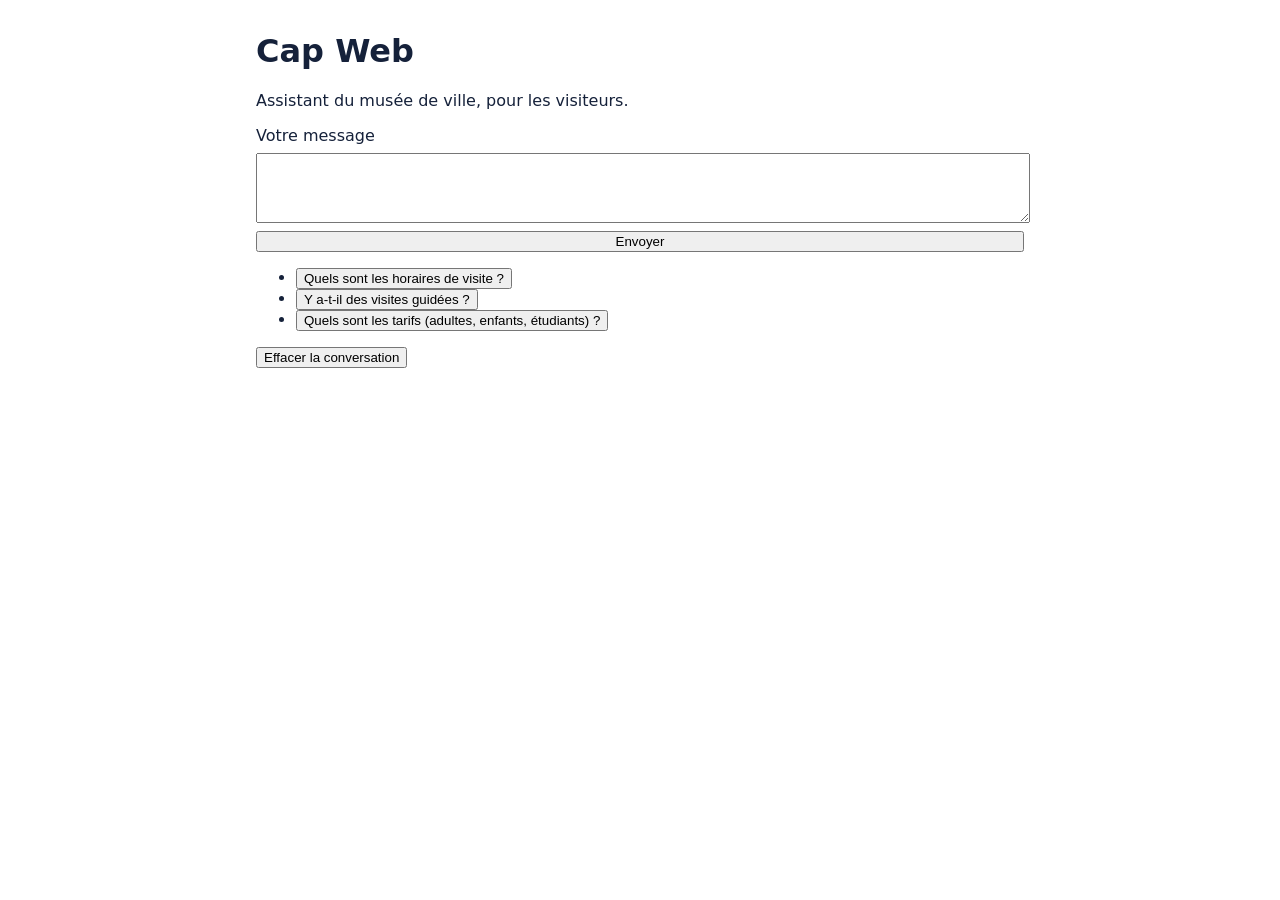
<file: atelier/public/index.html>
<!doctype html>
<html lang="fr">
<head>
  <meta charset="utf-8">
  <meta name="viewport" content="width=device-width, initial-scale=1">
  <title>Cap Web — musée de ville</title>
  <link rel="stylesheet" href="./styles.css">
</head>
<body>
  <main>
    <h1>Cap Web</h1>
    <p>Assistant du musée de ville, pour les visiteurs.</p>
    <form id="chat-form">
      <label for="message">Votre message</label>
      <textarea id="message" name="message" rows="3" maxlength="100"></textarea>
      <button type="submit">Envoyer</button>
    </form>
    <ul id="suggestions">
      <li><button type="button">Quels sont les horaires de visite ?</button></li>
      <li><button type="button">Y a-t-il des visites guidées ?</button></li>
      <li><button type="button">Quels sont les tarifs (adultes, enfants, étudiants) ?</button></li>
    </ul>
    <ul id="messages"></ul>
    <button type="button" id="effacer">Effacer la conversation</button>
    <p id="status" role="status"></p>
  </main>
  <script type="module" src="./js/app.js"></script>
</body>
</html>
</file>
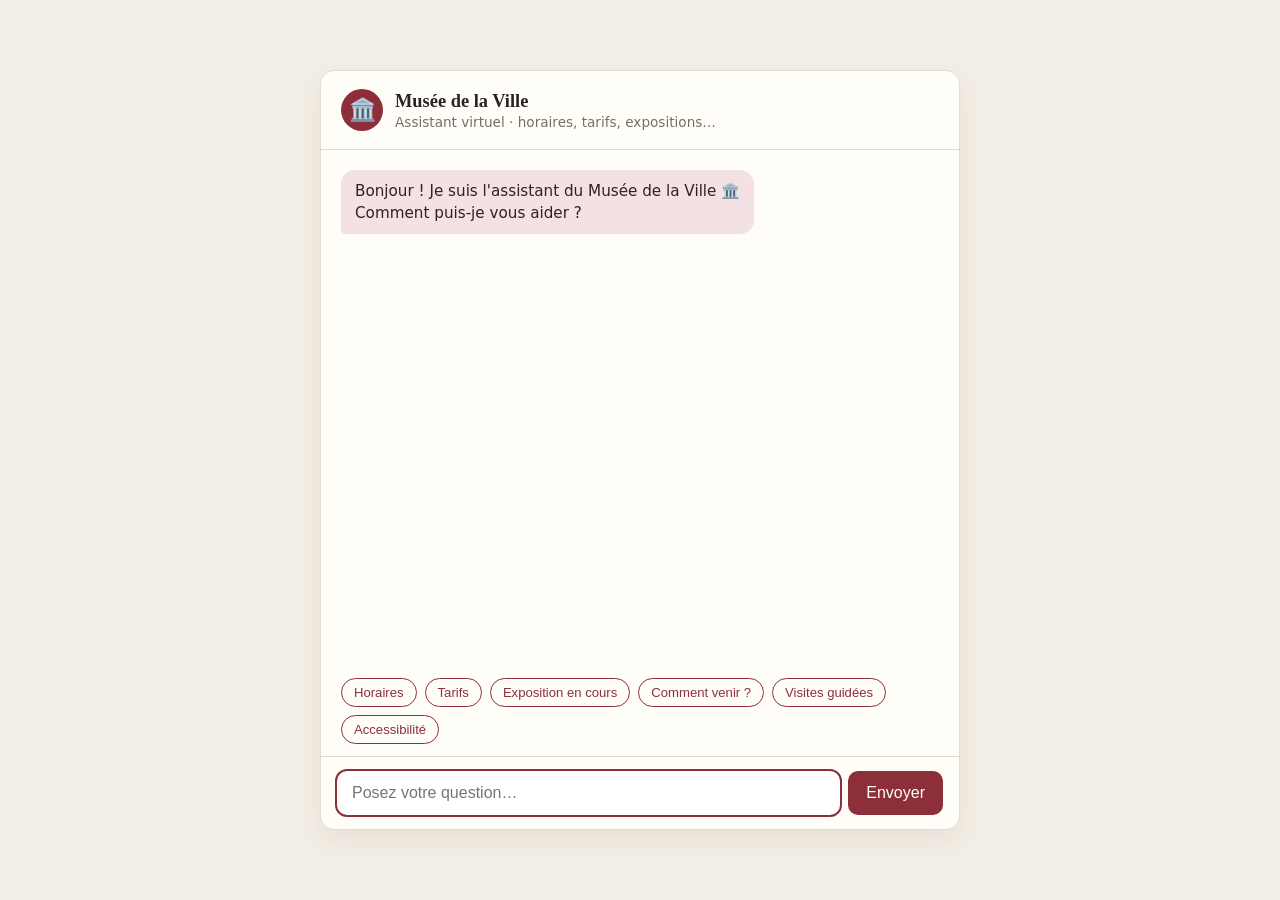
<file: essais-n0/chatbot-musee.html>
<!DOCTYPE html>
<html lang="fr">
<head>
<meta charset="UTF-8">
<meta name="viewport" content="width=device-width, initial-scale=1.0">
<title>Musée de la Ville — Assistant</title>
<style>
  :root {
    --bg: #f4efe6;
    --panel: #fffdf8;
    --ink: #2b2420;
    --muted: #7a6e64;
    --accent: #8c2f39;
    --accent-soft: #f3e1e3;
    --line: #e4dbcf;
  }
  * { box-sizing: border-box; }
  body {
    margin: 0;
    font-family: Georgia, "Times New Roman", serif;
    background: var(--bg);
    color: var(--ink);
    min-height: 100vh;
    display: flex;
    justify-content: center;
    align-items: center;
    padding: 16px;
  }
  .chat {
    width: 100%;
    max-width: 640px;
    height: min(760px, calc(100vh - 32px));
    background: var(--panel);
    border: 1px solid var(--line);
    border-radius: 14px;
    display: flex;
    flex-direction: column;
    overflow: hidden;
    box-shadow: 0 10px 30px rgba(60, 40, 20, .08);
  }
  header {
    padding: 18px 20px;
    border-bottom: 1px solid var(--line);
    display: flex;
    gap: 12px;
    align-items: center;
  }
  .logo {
    width: 42px; height: 42px;
    border-radius: 50%;
    background: var(--accent);
    color: #fff;
    display: grid; place-items: center;
    font-size: 22px;
  }
  header h1 { margin: 0; font-size: 1.15rem; }
  header p { margin: 2px 0 0; font-size: .85rem; color: var(--muted); font-family: system-ui, sans-serif; }
  #messages {
    flex: 1;
    overflow-y: auto;
    padding: 20px;
    display: flex;
    flex-direction: column;
    gap: 12px;
    font-family: system-ui, -apple-system, "Segoe UI", sans-serif;
    font-size: .95rem;
    line-height: 1.45;
  }
  .msg {
    max-width: 85%;
    padding: 10px 14px;
    border-radius: 14px;
    white-space: pre-line;
  }
  .bot { background: var(--accent-soft); align-self: flex-start; border-bottom-left-radius: 4px; }
  .user { background: var(--accent); color: #fff; align-self: flex-end; border-bottom-right-radius: 4px; }
  .typing { color: var(--muted); font-style: italic; }
  .suggestions {
    display: flex; flex-wrap: wrap; gap: 8px;
    padding: 0 20px 12px;
    font-family: system-ui, sans-serif;
  }
  .suggestions button {
    border: 1px solid var(--accent);
    background: transparent;
    color: var(--accent);
    border-radius: 999px;
    padding: 6px 12px;
    font-size: .82rem;
    cursor: pointer;
  }
  .suggestions button:hover { background: var(--accent-soft); }
  form {
    display: flex; gap: 8px;
    padding: 14px 16px;
    border-top: 1px solid var(--line);
  }
  input {
    flex: 1;
    padding: 12px 14px;
    border: 1px solid var(--line);
    border-radius: 10px;
    font-size: 1rem;
    background: #fff;
    color: var(--ink);
  }
  input:focus { outline: 2px solid var(--accent); border-color: transparent; }
  form button {
    padding: 0 18px;
    border: none;
    border-radius: 10px;
    background: var(--accent);
    color: #fff;
    font-size: 1rem;
    cursor: pointer;
  }
</style>
</head>
<body>
  <div class="chat">
    <header>
      <div class="logo">🏛️</div>
      <div>
        <h1>Musée de la Ville</h1>
        <p>Assistant virtuel · horaires, tarifs, expositions…</p>
      </div>
    </header>

    <div id="messages"></div>

    <div class="suggestions" id="suggestions"></div>

    <form id="form">
      <input id="input" type="text" placeholder="Posez votre question…" autocomplete="off">
      <button type="submit">Envoyer</button>
    </form>
  </div>

<script>
  // Base de connaissances : chaque sujet a des mots-clés et une réponse.
  const knowledge = [
    {
      keys: ["bonjour", "salut", "hello", "coucou", "bonsoir"],
      answer: "Bonjour et bienvenue au Musée de la Ville ! 😊\nJe peux vous renseigner sur les horaires, les tarifs, les expositions, l'accès, les visites guidées et bien plus."
    },
    {
      keys: ["horaire", "heure", "ouvert", "ouverture", "ferme", "fermeture", "quand", "jour"],
      answer: "🕘 Horaires d'ouverture :\n• Mardi → dimanche : 10h – 18h\n• Nocturne le jeudi jusqu'à 21h\n• Fermé le lundi, le 1er janvier, le 1er mai et le 25 décembre\n\nDernière entrée 45 minutes avant la fermeture."
    },
    {
      keys: ["tarif", "prix", "cout", "combien", "billet", "payer", "gratuit", "reduit", "entree"],
      answer: "🎟️ Tarifs :\n• Plein tarif : 9 €\n• Tarif réduit (étudiants, +65 ans, demandeurs d'emploi) : 6 €\n• Gratuit : moins de 18 ans, habitants de la ville, personnes en situation de handicap et leur accompagnateur\n• Gratuit pour tous le 1er dimanche du mois\n\nBillets en vente à l'accueil (CB, espèces)."
    },
    {
      keys: ["exposition", "expo", "temporaire", "actuellement", "moment", "nouveau"],
      answer: "🖼️ Exposition temporaire en cours :\n« La Ville en lumière – 150 ans de photographies urbaines »\nJusqu'au 12 janvier 2027, au 2e étage.\n\nProchainement : « Métiers d'autrefois », à partir de février 2027."
    },
    {
      keys: ["collection", "permanent", "oeuvre", "voir", "salle", "histoire", "archeologie", "peinture", "tableau"],
      answer: "🏺 Les collections permanentes :\n• Rez-de-chaussée : archéologie – les origines de la ville, de l'Antiquité au Moyen Âge\n• 1er étage : la ville à la Renaissance et à l'époque moderne (peintures, plans, maquettes)\n• 2e étage : la révolution industrielle et le XXe siècle\n\nNe manquez pas la grande maquette de la ville en 1850 !"
    },
    {
      keys: ["guide", "visite", "groupe", "scolaire", "ecole", "classe", "conference", "atelier"],
      answer: "👥 Visites guidées et ateliers :\n• Visite guidée tout public : samedi et dimanche à 15h (+3 € au billet)\n• Groupes (10 pers. min.) et scolaires : sur réservation, au moins 2 semaines à l'avance\n• Ateliers enfants (6–12 ans) : mercredis à 14h30\n\nRéservation : reservation@musee-ville.fr"
    },
    {
      keys: ["acces", "adresse", "venir", "ou", "trouver", "bus", "tram", "metro", "parking", "voiture", "velo", "situe"],
      answer: "📍 Adresse : 12 place de l'Hôtel de Ville\n• Tram ligne A, arrêt « Hôtel de Ville »\n• Bus 3 et 7, arrêt « Musée »\n• Parking payant « Centre » à 200 m\n• Arceaux vélos devant l'entrée"
    },
    {
      keys: ["handicap", "fauteuil", "pmr", "accessible", "accessibilite", "ascenseur", "malvoyant", "sourd", "poussette"],
      answer: "♿ Accessibilité :\n• Musée entièrement accessible en fauteuil (ascenseurs à chaque étage)\n• Fauteuils roulants et poussettes prêtés gratuitement à l'accueil\n• Audioguide en audiodescription et visites en LSF un samedi par mois"
    },
    {
      keys: ["cafe", "restaurant", "manger", "boire", "boutique", "librairie", "souvenir", "cadeau"],
      answer: "☕ Services :\n• Café du musée au rez-de-chaussée (10h – 17h30), avec terrasse sur la place\n• Boutique-librairie : catalogues, cartes postales, livres pour enfants et souvenirs"
    },
    {
      keys: ["audioguide", "application", "langue", "anglais", "english"],
      answer: "🎧 Audioguides disponibles à l'accueil (2 €) en français, anglais, espagnol et allemand.\nUne version enfant est aussi proposée."
    },
    {
      keys: ["photo", "photographier", "filmer", "sac", "vestiaire", "consigne", "animal", "chien"],
      answer: "📷 Règles de visite :\n• Photos sans flash autorisées (sauf mention contraire dans l'expo temporaire)\n• Vestiaire et consignes gratuits pour les sacs volumineux\n• Animaux non admis, sauf chiens d'assistance"
    },
    {
      keys: ["duree", "temps", "longtemps"],
      answer: "⏱️ Comptez environ 1h30 pour les collections permanentes, et 45 minutes de plus pour l'exposition temporaire."
    },
    {
      keys: ["contact", "telephone", "mail", "email", "joindre", "appeler"],
      answer: "📞 Contact :\n• Téléphone : 01 23 45 67 89 (mardi – vendredi, 9h – 17h)\n• E-mail : contact@musee-ville.fr"
    },
    {
      keys: ["merci", "super", "parfait", "genial", "top"],
      answer: "Avec plaisir ! N'hésitez pas si vous avez d'autres questions. Bonne visite ! 🏛️"
    },
    {
      keys: ["revoir", "bye", "ciao", "bientot"],
      answer: "Au revoir et à bientôt au Musée de la Ville ! 👋"
    }
  ];

  const fallback = "Je ne suis pas sûr d'avoir compris 🤔\nVous pouvez me demander par exemple : les horaires, les tarifs, l'exposition en cours, l'accès, les visites guidées ou l'accessibilité.";

  const suggestions = ["Horaires", "Tarifs", "Exposition en cours", "Comment venir ?", "Visites guidées", "Accessibilité"];

  // Retire accents et majuscules pour comparer plus facilement.
  function normalize(text) {
    return text.toLowerCase().normalize("NFD").replace(/[̀-ͯ]/g, "");
  }

  // Choisit le sujet qui contient le plus de mots-clés présents dans la question.
  function findAnswer(question) {
    const words = normalize(question).split(/[^a-z0-9]+/).filter(Boolean);
    let best = null, bestScore = 0;
    for (const topic of knowledge) {
      let score = 0;
      for (const key of topic.keys) {
        if (words.some(w => w === key || (key.length > 3 && w.startsWith(key)))) score++;
      }
      if (score > bestScore) { bestScore = score; best = topic; }
    }
    return best ? best.answer : fallback;
  }

  const messages = document.getElementById("messages");
  const form = document.getElementById("form");
  const input = document.getElementById("input");

  function addMessage(text, who) {
    const div = document.createElement("div");
    div.className = "msg " + who;
    div.textContent = text;
    messages.appendChild(div);
    messages.scrollTop = messages.scrollHeight;
    return div;
  }

  function ask(question) {
    if (!question.trim()) return;
    addMessage(question, "user");
    const typing = addMessage("L'assistant écrit…", "bot typing");
    setTimeout(() => {
      typing.remove();
      addMessage(findAnswer(question), "bot");
    }, 500);
  }

  form.addEventListener("submit", e => {
    e.preventDefault();
    ask(input.value);
    input.value = "";
    input.focus();
  });

  const box = document.getElementById("suggestions");
  for (const s of suggestions) {
    const btn = document.createElement("button");
    btn.type = "button";
    btn.textContent = s;
    btn.onclick = () => ask(s);
    box.appendChild(btn);
  }

  addMessage("Bonjour ! Je suis l'assistant du Musée de la Ville 🏛️\nComment puis-je vous aider ?", "bot");
  input.focus();
</script>
</body>
</html>
</file>
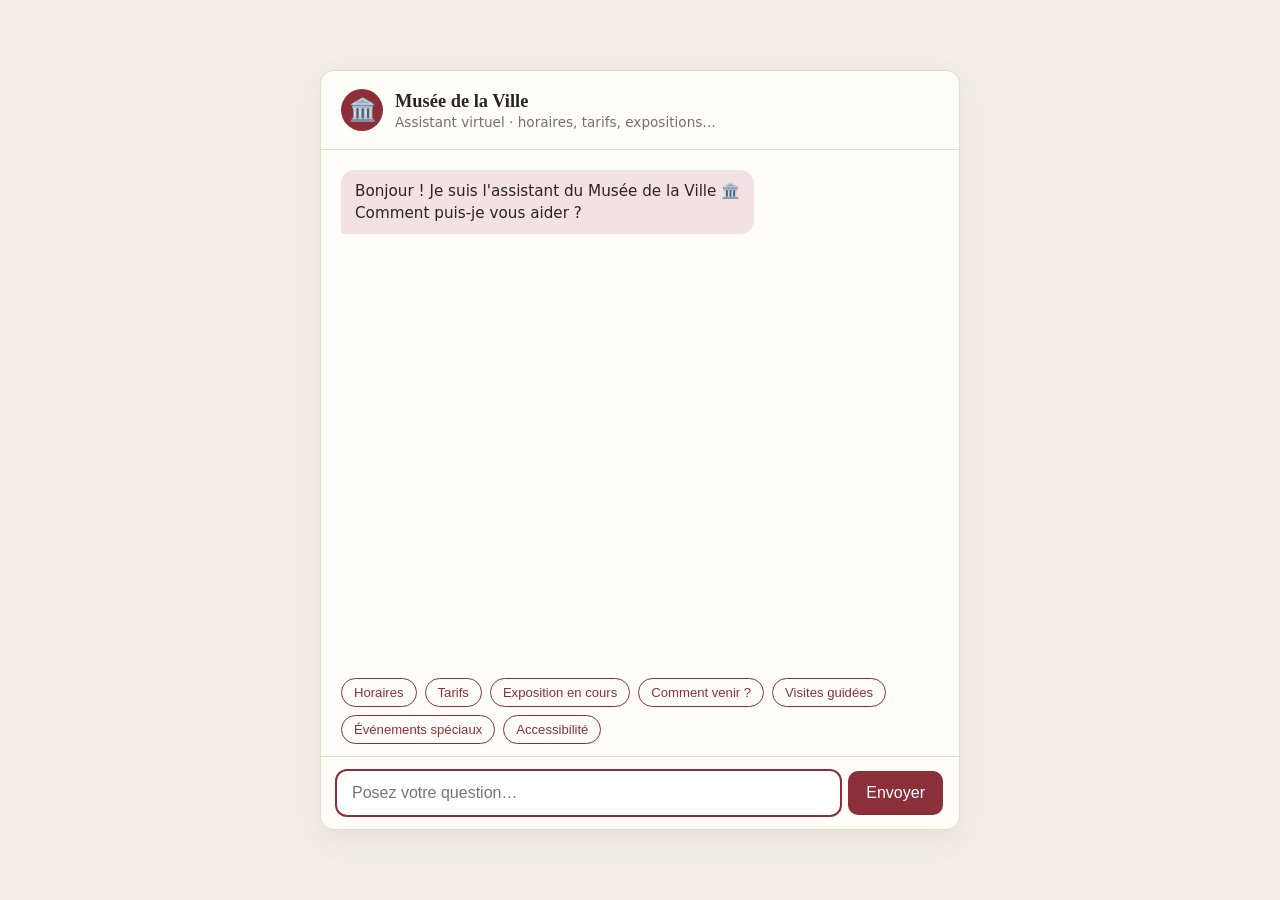
<file: essais-n0/chatbot-v2.html>
<!DOCTYPE html>
<html lang="fr">
<head>
<meta charset="UTF-8">
<meta name="viewport" content="width=device-width, initial-scale=1.0">
<title>Musée de la Ville — Assistant</title>
<style>
  :root {
    --bg: #f4efe6;
    --panel: #fffdf8;
    --ink: #2b2420;
    --muted: #7a6e64;
    --accent: #8c2f39;
    --accent-soft: #f3e1e3;
    --line: #e4dbcf;
  }
  * { box-sizing: border-box; }
  body {
    margin: 0;
    font-family: Georgia, "Times New Roman", serif;
    background: var(--bg);
    color: var(--ink);
    min-height: 100vh;
    display: flex;
    justify-content: center;
    align-items: center;
    padding: 16px;
  }
  .chat {
    width: 100%;
    max-width: 640px;
    height: min(760px, calc(100vh - 32px));
    background: var(--panel);
    border: 1px solid var(--line);
    border-radius: 14px;
    display: flex;
    flex-direction: column;
    overflow: hidden;
    box-shadow: 0 10px 30px rgba(60, 40, 20, .08);
  }
  header {
    padding: 18px 20px;
    border-bottom: 1px solid var(--line);
    display: flex;
    gap: 12px;
    align-items: center;
  }
  .logo {
    width: 42px; height: 42px;
    border-radius: 50%;
    background: var(--accent);
    color: #fff;
    display: grid; place-items: center;
    font-size: 22px;
  }
  header h1 { margin: 0; font-size: 1.15rem; }
  header p { margin: 2px 0 0; font-size: .85rem; color: var(--muted); font-family: system-ui, sans-serif; }
  #messages {
    flex: 1;
    overflow-y: auto;
    padding: 20px;
    display: flex;
    flex-direction: column;
    gap: 12px;
    font-family: system-ui, -apple-system, "Segoe UI", sans-serif;
    font-size: .95rem;
    line-height: 1.45;
  }
  .msg {
    max-width: 85%;
    padding: 10px 14px;
    border-radius: 14px;
    white-space: pre-line;
  }
  .bot { background: var(--accent-soft); align-self: flex-start; border-bottom-left-radius: 4px; }
  .user { background: var(--accent); color: #fff; align-self: flex-end; border-bottom-right-radius: 4px; }
  .typing { color: var(--muted); font-style: italic; }
  .suggestions {
    display: flex; flex-wrap: wrap; gap: 8px;
    padding: 0 20px 12px;
    font-family: system-ui, sans-serif;
  }
  .suggestions button {
    border: 1px solid var(--accent);
    background: transparent;
    color: var(--accent);
    border-radius: 999px;
    padding: 6px 12px;
    font-size: .82rem;
    cursor: pointer;
  }
  .suggestions button:hover { background: var(--accent-soft); }
  form {
    display: flex; gap: 8px;
    padding: 14px 16px;
    border-top: 1px solid var(--line);
  }
  input {
    flex: 1;
    padding: 12px 14px;
    border: 1px solid var(--line);
    border-radius: 10px;
    font-size: 1rem;
    background: #fff;
    color: var(--ink);
  }
  input:focus { outline: 2px solid var(--accent); border-color: transparent; }
  form button {
    padding: 0 18px;
    border: none;
    border-radius: 10px;
    background: var(--accent);
    color: #fff;
    font-size: 1rem;
    cursor: pointer;
  }
</style>
</head>
<body>
  <div class="chat">
    <header>
      <div class="logo">🏛️</div>
      <div>
        <h1>Musée de la Ville</h1>
        <p>Assistant virtuel · horaires, tarifs, expositions…</p>
      </div>
    </header>

    <div id="messages"></div>

    <div class="suggestions" id="suggestions"></div>

    <form id="form">
      <input id="input" type="text" placeholder="Posez votre question…" autocomplete="off">
      <button type="submit">Envoyer</button>
    </form>
  </div>

<script>
  // Base de connaissances : chaque sujet a des mots-clés et une réponse.
  const knowledge = [
    {
      keys: ["bonjour", "salut", "hello", "coucou", "bonsoir"],
      answer: "Bonjour et bienvenue au Musée de la Ville ! 😊\nJe peux vous renseigner sur les horaires, les tarifs, les expositions, l'accès, les visites guidées et bien plus."
    },
    {
      keys: ["horaire", "heure", "ouvert", "ouverture", "ferme", "fermeture", "quand", "jour"],
      answer: "🕘 Horaires d'ouverture :\n• Mardi → dimanche : 10h – 18h\n• Nocturne le jeudi jusqu'à 21h\n• Fermé le lundi, le 1er janvier, le 1er mai et le 25 décembre\n\nDernière entrée 45 minutes avant la fermeture."
    },
    {
      keys: ["tarif", "prix", "cout", "combien", "billet", "payer", "gratuit", "reduit", "entree"],
      answer: "🎟️ Tarifs :\n• Plein tarif : 9 €\n• Tarif réduit (étudiants, +65 ans, demandeurs d'emploi) : 6 €\n• Gratuit : moins de 18 ans, habitants de la ville, personnes en situation de handicap et leur accompagnateur\n• Gratuit pour tous le 1er dimanche du mois\n\nBillets en vente à l'accueil (CB, espèces)."
    },
    {
      keys: ["exposition", "expo", "temporaire", "actuellement", "moment", "nouveau"],
      answer: "🖼️ Exposition temporaire en cours :\n« La Ville en lumière – 150 ans de photographies urbaines »\nJusqu'au 12 janvier 2027, au 2e étage.\n\nProchainement : « Métiers d'autrefois », à partir de février 2027."
    },
    {
      keys: ["collection", "permanent", "oeuvre", "voir", "salle", "histoire", "archeologie", "peinture", "tableau"],
      answer: "🏺 Les collections permanentes :\n• Rez-de-chaussée : archéologie – les origines de la ville, de l'Antiquité au Moyen Âge\n• 1er étage : la ville à la Renaissance et à l'époque moderne (peintures, plans, maquettes)\n• 2e étage : la révolution industrielle et le XXe siècle\n\nNe manquez pas la grande maquette de la ville en 1850 !"
    },
    {
      keys: ["guide", "visite", "groupe", "scolaire", "ecole", "classe", "conference", "atelier"],
      answer: "👥 Visites guidées et ateliers :\n• Visite guidée tout public : samedi et dimanche à 15h (+3 € au billet)\n• Groupes (10 pers. min.) et scolaires : sur réservation, au moins 2 semaines à l'avance\n• Ateliers enfants (6–12 ans) : mercredis à 14h30\n\nRéservation : reservation@musee-ville.fr"
    },
    {
      keys: ["acces", "adresse", "venir", "ou", "trouver", "bus", "tram", "metro", "parking", "voiture", "velo", "situe"],
      answer: "📍 Adresse : 12 place de l'Hôtel de Ville\n• Tram ligne A, arrêt « Hôtel de Ville »\n• Bus 3 et 7, arrêt « Musée »\n• Parking payant « Centre » à 200 m\n• Arceaux vélos devant l'entrée"
    },
    {
      keys: ["handicap", "fauteuil", "pmr", "accessible", "accessibilite", "ascenseur", "malvoyant", "sourd", "poussette"],
      answer: "♿ Accessibilité :\n• Musée entièrement accessible en fauteuil (ascenseurs à chaque étage)\n• Fauteuils roulants et poussettes prêtés gratuitement à l'accueil\n• Audioguide en audiodescription et visites en LSF un samedi par mois"
    },
    {
      keys: ["cafe", "restaurant", "manger", "boire", "boutique", "librairie", "souvenir", "cadeau"],
      answer: "☕ Services :\n• Café du musée au rez-de-chaussée (10h – 17h30), avec terrasse sur la place\n• Boutique-librairie : catalogues, cartes postales, livres pour enfants et souvenirs"
    },
    {
      keys: ["audioguide", "application", "langue", "anglais", "english"],
      answer: "🎧 Audioguides disponibles à l'accueil (2 €) en français, anglais, espagnol et allemand.\nUne version enfant est aussi proposée."
    },
    {
      keys: ["photo", "photographier", "filmer", "sac", "vestiaire", "consigne", "animal", "chien"],
      answer: "📷 Règles de visite :\n• Photos sans flash autorisées (sauf mention contraire dans l'expo temporaire)\n• Vestiaire et consignes gratuits pour les sacs volumineux\n• Animaux non admis, sauf chiens d'assistance"
    },
    {
      keys: ["evenement", "specia", "agenda", "programme", "soiree", "nuit", "concert", "festival", "fete", "animation", "patrimoine"],
      answer: "🎉 Événements spéciaux à venir :\n• Nuit des musées : samedi 15 mai, ouverture gratuite jusqu'à minuit avec concerts et visites à la lampe torche\n• Journées européennes du patrimoine : 3e week-end de septembre, accès aux réserves du musée\n• Soirée « Jeudi au musée » : chaque premier jeudi du mois à 19h, conférence suivie d'un apéritif (5 €)\n• Fête de la ville : début juillet, ateliers en famille et spectacle sur le parvis\n\nProgramme complet à l'accueil ou sur demande : contact@musee-ville.fr"
    },
    {
      keys: ["duree", "temps", "longtemps"],
      answer: "⏱️ Comptez environ 1h30 pour les collections permanentes, et 45 minutes de plus pour l'exposition temporaire."
    },
    {
      keys: ["contact", "telephone", "mail", "email", "joindre", "appeler"],
      answer: "📞 Contact :\n• Téléphone : 01 23 45 67 89 (mardi – vendredi, 9h – 17h)\n• E-mail : contact@musee-ville.fr"
    },
    {
      keys: ["merci", "super", "parfait", "genial", "top"],
      answer: "Avec plaisir ! N'hésitez pas si vous avez d'autres questions. Bonne visite ! 🏛️"
    },
    {
      keys: ["revoir", "bye", "ciao", "bientot"],
      answer: "Au revoir et à bientôt au Musée de la Ville ! 👋"
    }
  ];

  const fallback = "Je ne suis pas sûr d'avoir compris 🤔\nVous pouvez me demander par exemple : les horaires, les tarifs, l'exposition en cours, l'accès, les visites guidées, les événements spéciaux ou l'accessibilité.";

  const suggestions = ["Horaires", "Tarifs", "Exposition en cours", "Comment venir ?", "Visites guidées", "Événements spéciaux", "Accessibilité"];

  // Retire accents et majuscules pour comparer plus facilement.
  function normalize(text) {
    return text.toLowerCase().normalize("NFD").replace(/[̀-ͯ]/g, "");
  }

  // Choisit le sujet qui contient le plus de mots-clés présents dans la question.
  function findAnswer(question) {
    const words = normalize(question).split(/[^a-z0-9]+/).filter(Boolean);
    let best = null, bestScore = 0;
    for (const topic of knowledge) {
      let score = 0;
      for (const key of topic.keys) {
        if (words.some(w => w === key || (key.length > 3 && w.startsWith(key)))) score++;
      }
      if (score > bestScore) { bestScore = score; best = topic; }
    }
    return best ? best.answer : fallback;
  }

  const messages = document.getElementById("messages");
  const form = document.getElementById("form");
  const input = document.getElementById("input");

  function addMessage(text, who) {
    const div = document.createElement("div");
    div.className = "msg " + who;
    div.textContent = text;
    messages.appendChild(div);
    messages.scrollTop = messages.scrollHeight;
    return div;
  }

  function ask(question) {
    if (!question.trim()) return;
    addMessage(question, "user");
    const typing = addMessage("L'assistant écrit…", "bot typing");
    setTimeout(() => {
      typing.remove();
      addMessage(findAnswer(question), "bot");
    }, 500);
  }

  form.addEventListener("submit", e => {
    e.preventDefault();
    ask(input.value);
    input.value = "";
    input.focus();
  });

  const box = document.getElementById("suggestions");
  for (const s of suggestions) {
    const btn = document.createElement("button");
    btn.type = "button";
    btn.textContent = s;
    btn.onclick = () => ask(s);
    box.appendChild(btn);
  }

  addMessage("Bonjour ! Je suis l'assistant du Musée de la Ville 🏛️\nComment puis-je vous aider ?", "bot");
  input.focus();
</script>
</body>
</html>
</file>
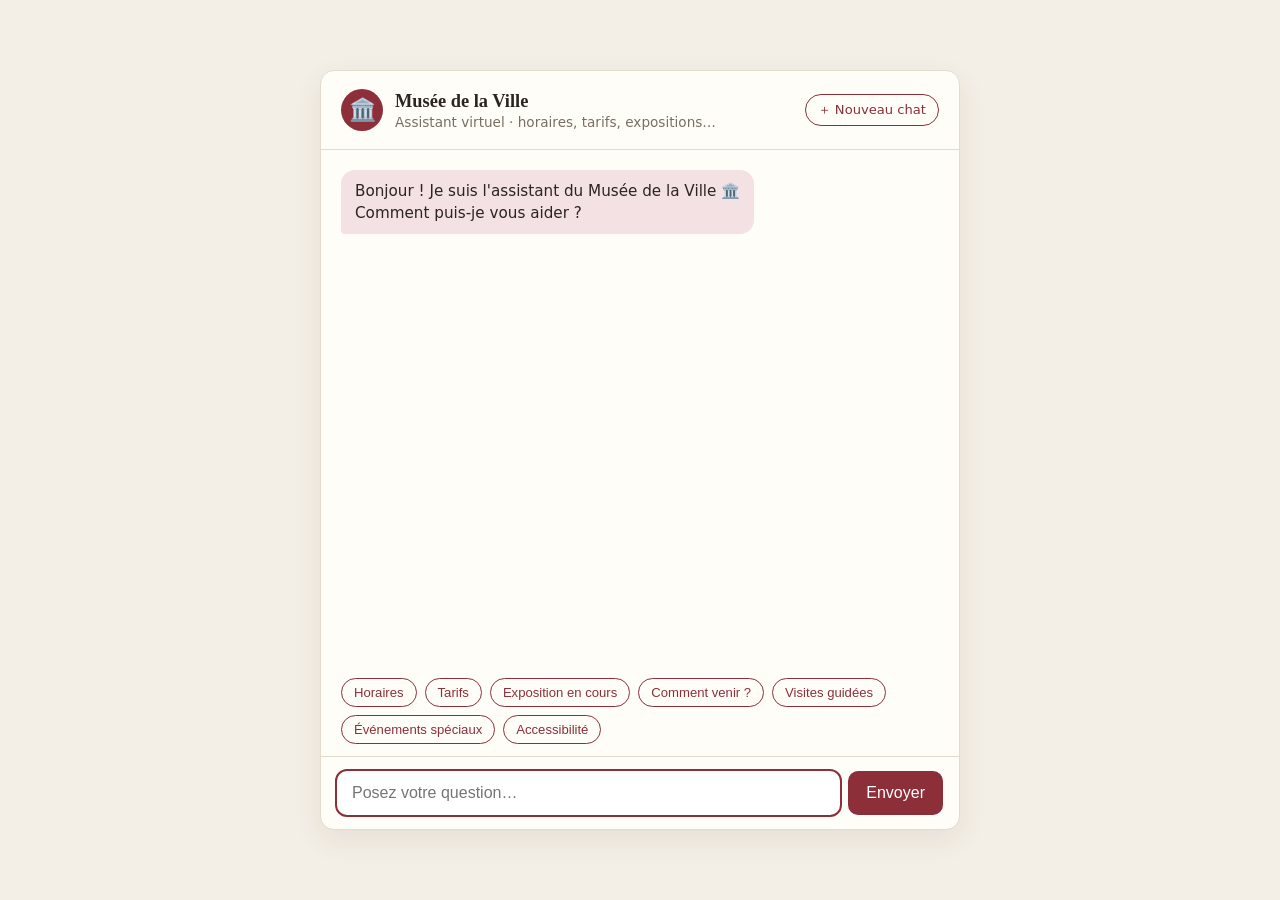
<file: essais-n0/chatbot-v3.html>
<!DOCTYPE html>
<html lang="fr">
<head>
<meta charset="UTF-8">
<meta name="viewport" content="width=device-width, initial-scale=1.0">
<title>Musée de la Ville — Assistant</title>
<style>
  :root {
    --bg: #f4efe6;
    --panel: #fffdf8;
    --ink: #2b2420;
    --muted: #7a6e64;
    --accent: #8c2f39;
    --accent-soft: #f3e1e3;
    --line: #e4dbcf;
  }
  * { box-sizing: border-box; }
  body {
    margin: 0;
    font-family: Georgia, "Times New Roman", serif;
    background: var(--bg);
    color: var(--ink);
    min-height: 100vh;
    display: flex;
    justify-content: center;
    align-items: center;
    padding: 16px;
  }
  .chat {
    width: 100%;
    max-width: 640px;
    height: min(760px, calc(100vh - 32px));
    background: var(--panel);
    border: 1px solid var(--line);
    border-radius: 14px;
    display: flex;
    flex-direction: column;
    overflow: hidden;
    box-shadow: 0 10px 30px rgba(60, 40, 20, .08);
  }
  header {
    padding: 18px 20px;
    border-bottom: 1px solid var(--line);
    display: flex;
    gap: 12px;
    align-items: center;
  }
  .logo {
    width: 42px; height: 42px;
    border-radius: 50%;
    background: var(--accent);
    color: #fff;
    display: grid; place-items: center;
    font-size: 22px;
  }
  header h1 { margin: 0; font-size: 1.15rem; }
  header p { margin: 2px 0 0; font-size: .85rem; color: var(--muted); font-family: system-ui, sans-serif; }
  .new-chat {
    margin-left: auto;
    flex-shrink: 0;
    border: 1px solid var(--accent);
    background: transparent;
    color: var(--accent);
    border-radius: 999px;
    padding: 6px 12px;
    font-family: system-ui, sans-serif;
    font-size: .82rem;
    cursor: pointer;
  }
  .new-chat:hover { background: var(--accent-soft); }
  #messages {
    flex: 1;
    overflow-y: auto;
    padding: 20px;
    display: flex;
    flex-direction: column;
    gap: 12px;
    font-family: system-ui, -apple-system, "Segoe UI", sans-serif;
    font-size: .95rem;
    line-height: 1.45;
  }
  .msg {
    max-width: 85%;
    padding: 10px 14px;
    border-radius: 14px;
    white-space: pre-line;
  }
  .bot { background: var(--accent-soft); align-self: flex-start; border-bottom-left-radius: 4px; }
  .user { background: var(--accent); color: #fff; align-self: flex-end; border-bottom-right-radius: 4px; }
  .typing { color: var(--muted); font-style: italic; }
  .suggestions {
    display: flex; flex-wrap: wrap; gap: 8px;
    padding: 0 20px 12px;
    font-family: system-ui, sans-serif;
  }
  .suggestions button {
    border: 1px solid var(--accent);
    background: transparent;
    color: var(--accent);
    border-radius: 999px;
    padding: 6px 12px;
    font-size: .82rem;
    cursor: pointer;
  }
  .suggestions button:hover { background: var(--accent-soft); }
  form {
    display: flex; gap: 8px;
    padding: 14px 16px;
    border-top: 1px solid var(--line);
  }
  input {
    flex: 1;
    padding: 12px 14px;
    border: 1px solid var(--line);
    border-radius: 10px;
    font-size: 1rem;
    background: #fff;
    color: var(--ink);
  }
  input:focus { outline: 2px solid var(--accent); border-color: transparent; }
  form button {
    padding: 0 18px;
    border: none;
    border-radius: 10px;
    background: var(--accent);
    color: #fff;
    font-size: 1rem;
    cursor: pointer;
  }
</style>
</head>
<body>
  <div class="chat">
    <header>
      <div class="logo">🏛️</div>
      <div>
        <h1>Musée de la Ville</h1>
        <p>Assistant virtuel · horaires, tarifs, expositions…</p>
      </div>
      <button type="button" id="new-chat" class="new-chat">＋ Nouveau chat</button>
    </header>

    <div id="messages"></div>

    <div class="suggestions" id="suggestions"></div>

    <form id="form">
      <input id="input" type="text" placeholder="Posez votre question…" autocomplete="off">
      <button type="submit">Envoyer</button>
    </form>
  </div>

<script>
  // Base de connaissances : chaque sujet a des mots-clés et une réponse.
  const knowledge = [
    {
      keys: ["bonjour", "salut", "hello", "coucou", "bonsoir"],
      answer: "Bonjour et bienvenue au Musée de la Ville ! 😊\nJe peux vous renseigner sur les horaires, les tarifs, les expositions, l'accès, les visites guidées et bien plus."
    },
    {
      keys: ["horaire", "heure", "ouvert", "ouverture", "ferme", "fermeture", "quand", "jour"],
      answer: "🕘 Horaires d'ouverture :\n• Mardi → dimanche : 10h – 18h\n• Nocturne le jeudi jusqu'à 21h\n• Fermé le lundi, le 1er janvier, le 1er mai et le 25 décembre\n\nDernière entrée 45 minutes avant la fermeture."
    },
    {
      keys: ["tarif", "prix", "cout", "combien", "billet", "payer", "gratuit", "reduit", "entree"],
      answer: "🎟️ Tarifs :\n• Plein tarif : 9 €\n• Tarif réduit (étudiants, +65 ans, demandeurs d'emploi) : 6 €\n• Gratuit : moins de 18 ans, habitants de la ville, personnes en situation de handicap et leur accompagnateur\n• Gratuit pour tous le 1er dimanche du mois\n\nBillets en vente à l'accueil (CB, espèces)."
    },
    {
      keys: ["exposition", "expo", "temporaire", "actuellement", "moment", "nouveau"],
      answer: "🖼️ Exposition temporaire en cours :\n« La Ville en lumière – 150 ans de photographies urbaines »\nJusqu'au 12 janvier 2027, au 2e étage.\n\nProchainement : « Métiers d'autrefois », à partir de février 2027."
    },
    {
      keys: ["collection", "permanent", "oeuvre", "voir", "salle", "histoire", "archeologie", "peinture", "tableau"],
      answer: "🏺 Les collections permanentes :\n• Rez-de-chaussée : archéologie – les origines de la ville, de l'Antiquité au Moyen Âge\n• 1er étage : la ville à la Renaissance et à l'époque moderne (peintures, plans, maquettes)\n• 2e étage : la révolution industrielle et le XXe siècle\n\nNe manquez pas la grande maquette de la ville en 1850 !"
    },
    {
      keys: ["guide", "visite", "groupe", "scolaire", "ecole", "classe", "conference", "atelier"],
      answer: "👥 Visites guidées et ateliers :\n• Visite guidée tout public : samedi et dimanche à 15h (+3 € au billet)\n• Groupes (10 pers. min.) et scolaires : sur réservation, au moins 2 semaines à l'avance\n• Ateliers enfants (6–12 ans) : mercredis à 14h30\n\nRéservation : reservation@musee-ville.fr"
    },
    {
      keys: ["acces", "adresse", "venir", "ou", "trouver", "bus", "tram", "metro", "parking", "voiture", "velo", "situe"],
      answer: "📍 Adresse : 12 place de l'Hôtel de Ville\n• Tram ligne A, arrêt « Hôtel de Ville »\n• Bus 3 et 7, arrêt « Musée »\n• Parking payant « Centre » à 200 m\n• Arceaux vélos devant l'entrée"
    },
    {
      keys: ["handicap", "fauteuil", "pmr", "accessible", "accessibilite", "ascenseur", "malvoyant", "sourd", "poussette"],
      answer: "♿ Accessibilité :\n• Musée entièrement accessible en fauteuil (ascenseurs à chaque étage)\n• Fauteuils roulants et poussettes prêtés gratuitement à l'accueil\n• Audioguide en audiodescription et visites en LSF un samedi par mois"
    },
    {
      keys: ["cafe", "restaurant", "manger", "boire", "boutique", "librairie", "souvenir", "cadeau"],
      answer: "☕ Services :\n• Café du musée au rez-de-chaussée (10h – 17h30), avec terrasse sur la place\n• Boutique-librairie : catalogues, cartes postales, livres pour enfants et souvenirs"
    },
    {
      keys: ["audioguide", "application", "langue", "anglais", "english"],
      answer: "🎧 Audioguides disponibles à l'accueil (2 €) en français, anglais, espagnol et allemand.\nUne version enfant est aussi proposée."
    },
    {
      keys: ["photo", "photographier", "filmer", "sac", "vestiaire", "consigne", "animal", "chien"],
      answer: "📷 Règles de visite :\n• Photos sans flash autorisées (sauf mention contraire dans l'expo temporaire)\n• Vestiaire et consignes gratuits pour les sacs volumineux\n• Animaux non admis, sauf chiens d'assistance"
    },
    {
      keys: ["evenement", "specia", "agenda", "programme", "soiree", "nuit", "concert", "festival", "fete", "animation", "patrimoine"],
      answer: "🎉 Événements spéciaux à venir :\n• Nuit des musées : samedi 15 mai, ouverture gratuite jusqu'à minuit avec concerts et visites à la lampe torche\n• Journées européennes du patrimoine : 3e week-end de septembre, accès aux réserves du musée\n• Soirée « Jeudi au musée » : chaque premier jeudi du mois à 19h, conférence suivie d'un apéritif (5 €)\n• Fête de la ville : début juillet, ateliers en famille et spectacle sur le parvis\n\nProgramme complet à l'accueil ou sur demande : contact@musee-ville.fr"
    },
    {
      keys: ["duree", "temps", "longtemps"],
      answer: "⏱️ Comptez environ 1h30 pour les collections permanentes, et 45 minutes de plus pour l'exposition temporaire."
    },
    {
      keys: ["contact", "telephone", "mail", "email", "joindre", "appeler"],
      answer: "📞 Contact :\n• Téléphone : 01 23 45 67 89 (mardi – vendredi, 9h – 17h)\n• E-mail : contact@musee-ville.fr"
    },
    {
      keys: ["merci", "super", "parfait", "genial", "top"],
      answer: "Avec plaisir ! N'hésitez pas si vous avez d'autres questions. Bonne visite ! 🏛️"
    },
    {
      keys: ["revoir", "bye", "ciao", "bientot"],
      answer: "Au revoir et à bientôt au Musée de la Ville ! 👋"
    }
  ];

  const fallback = "Je ne suis pas sûr d'avoir compris 🤔\nVous pouvez me demander par exemple : les horaires, les tarifs, l'exposition en cours, l'accès, les visites guidées, les événements spéciaux ou l'accessibilité.";

  const suggestions = ["Horaires", "Tarifs", "Exposition en cours", "Comment venir ?", "Visites guidées", "Événements spéciaux", "Accessibilité"];

  // Retire accents et majuscules pour comparer plus facilement.
  function normalize(text) {
    return text.toLowerCase().normalize("NFD").replace(/[̀-ͯ]/g, "");
  }

  // Choisit le sujet qui contient le plus de mots-clés présents dans la question.
  function findAnswer(question) {
    const words = normalize(question).split(/[^a-z0-9]+/).filter(Boolean);
    let best = null, bestScore = 0;
    for (const topic of knowledge) {
      let score = 0;
      for (const key of topic.keys) {
        if (words.some(w => w === key || (key.length > 3 && w.startsWith(key)))) score++;
      }
      if (score > bestScore) { bestScore = score; best = topic; }
    }
    return best ? best.answer : fallback;
  }

  const messages = document.getElementById("messages");
  const form = document.getElementById("form");
  const input = document.getElementById("input");

  function addMessage(text, who) {
    const div = document.createElement("div");
    div.className = "msg " + who;
    div.textContent = text;
    messages.appendChild(div);
    messages.scrollTop = messages.scrollHeight;
    return div;
  }

  // Réponses en attente, annulées si on démarre un nouveau chat.
  const pending = [];

  function ask(question) {
    if (!question.trim()) return;
    addMessage(question, "user");
    const typing = addMessage("L'assistant écrit…", "bot typing");
    pending.push(setTimeout(() => {
      typing.remove();
      addMessage(findAnswer(question), "bot");
    }, 500));
  }

  function newChat() {
    pending.forEach(clearTimeout);
    pending.length = 0;
    messages.innerHTML = "";
    input.value = "";
    addMessage("Bonjour ! Je suis l'assistant du Musée de la Ville 🏛️\nComment puis-je vous aider ?", "bot");
    input.focus();
  }

  document.getElementById("new-chat").addEventListener("click", newChat);

  form.addEventListener("submit", e => {
    e.preventDefault();
    ask(input.value);
    input.value = "";
    input.focus();
  });

  const box = document.getElementById("suggestions");
  for (const s of suggestions) {
    const btn = document.createElement("button");
    btn.type = "button";
    btn.textContent = s;
    btn.onclick = () => ask(s);
    box.appendChild(btn);
  }

  newChat();
</script>
</body>
</html>
</file>
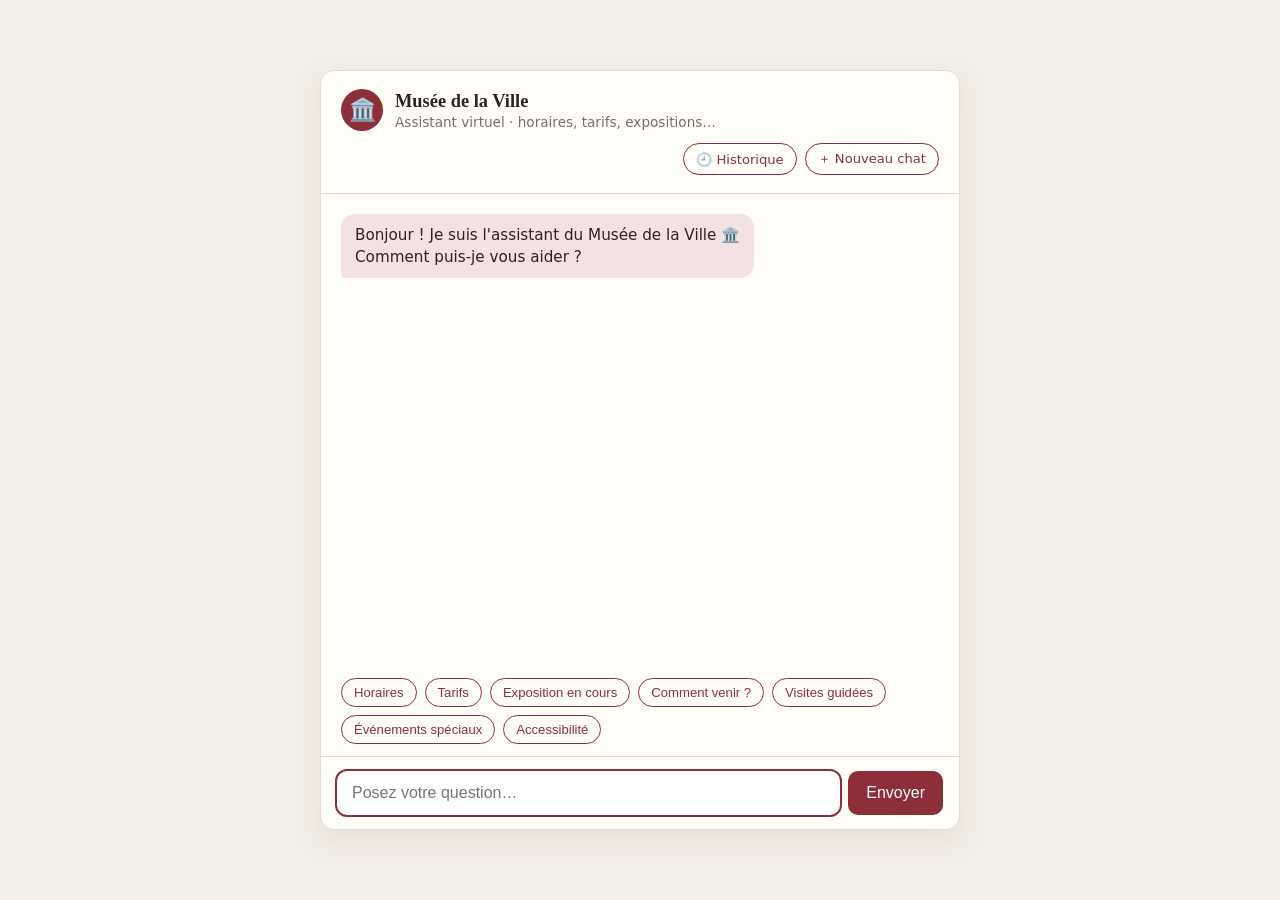
<file: essais-n0/chatbot-v4.html>
<!DOCTYPE html>
<html lang="fr">
<head>
<meta charset="UTF-8">
<meta name="viewport" content="width=device-width, initial-scale=1.0">
<title>Musée de la Ville — Assistant</title>
<style>
  :root {
    --bg: #f4efe6;
    --panel: #fffdf8;
    --ink: #2b2420;
    --muted: #7a6e64;
    --accent: #8c2f39;
    --accent-soft: #f3e1e3;
    --line: #e4dbcf;
  }
  * { box-sizing: border-box; }
  body {
    margin: 0;
    font-family: Georgia, "Times New Roman", serif;
    background: var(--bg);
    color: var(--ink);
    min-height: 100vh;
    display: flex;
    justify-content: center;
    align-items: center;
    padding: 16px;
  }
  .chat {
    width: 100%;
    max-width: 640px;
    height: min(760px, calc(100vh - 32px));
    background: var(--panel);
    border: 1px solid var(--line);
    border-radius: 14px;
    display: flex;
    flex-direction: column;
    overflow: hidden;
    box-shadow: 0 10px 30px rgba(60, 40, 20, .08);
  }
  header {
    padding: 18px 20px;
    border-bottom: 1px solid var(--line);
    display: flex;
    gap: 12px;
    align-items: center;
  }
  .logo {
    width: 42px; height: 42px;
    border-radius: 50%;
    background: var(--accent);
    color: #fff;
    display: grid; place-items: center;
    font-size: 22px;
  }
  header h1 { margin: 0; font-size: 1.15rem; }
  header p { margin: 2px 0 0; font-size: .85rem; color: var(--muted); font-family: system-ui, sans-serif; }
  header { flex-wrap: wrap; }
  .header-actions {
    margin-left: auto;
    display: flex;
    gap: 8px;
  }
  .new-chat {
    flex-shrink: 0;
    border: 1px solid var(--accent);
    background: transparent;
    color: var(--accent);
    border-radius: 999px;
    padding: 6px 12px;
    font-family: system-ui, sans-serif;
    font-size: .82rem;
    cursor: pointer;
  }
  .new-chat:hover { background: var(--accent-soft); }
  #history {
    flex: 1;
    overflow-y: auto;
    padding: 16px 20px;
    font-family: system-ui, -apple-system, "Segoe UI", sans-serif;
  }
  #history[hidden], #messages[hidden], .suggestions[hidden], form[hidden] { display: none; }
  #history h2 { font-size: 1rem; margin: 0 0 12px; }
  .history-empty { color: var(--muted); font-size: .9rem; }
  .history-item {
    display: block;
    width: 100%;
    text-align: left;
    background: #fff;
    border: 1px solid var(--line);
    border-radius: 10px;
    padding: 10px 14px;
    margin-bottom: 8px;
    cursor: pointer;
    font: inherit;
    color: var(--ink);
  }
  .history-item:hover { border-color: var(--accent); }
  .history-item.current { border-color: var(--accent); background: var(--accent-soft); }
  .history-title { display: block; font-weight: 600; overflow: hidden; text-overflow: ellipsis; white-space: nowrap; }
  .history-meta { display: block; font-size: .8rem; color: var(--muted); margin-top: 2px; }
  .history-clear {
    margin-top: 8px;
    border: none;
    background: none;
    color: var(--accent);
    text-decoration: underline;
    cursor: pointer;
    font: inherit;
    font-size: .85rem;
    padding: 0;
  }
  #messages {
    flex: 1;
    overflow-y: auto;
    padding: 20px;
    display: flex;
    flex-direction: column;
    gap: 12px;
    font-family: system-ui, -apple-system, "Segoe UI", sans-serif;
    font-size: .95rem;
    line-height: 1.45;
  }
  .msg {
    max-width: 85%;
    padding: 10px 14px;
    border-radius: 14px;
    white-space: pre-line;
  }
  .bot { background: var(--accent-soft); align-self: flex-start; border-bottom-left-radius: 4px; }
  .user { background: var(--accent); color: #fff; align-self: flex-end; border-bottom-right-radius: 4px; }
  .typing { color: var(--muted); font-style: italic; }
  .suggestions {
    display: flex; flex-wrap: wrap; gap: 8px;
    padding: 0 20px 12px;
    font-family: system-ui, sans-serif;
  }
  .suggestions button {
    border: 1px solid var(--accent);
    background: transparent;
    color: var(--accent);
    border-radius: 999px;
    padding: 6px 12px;
    font-size: .82rem;
    cursor: pointer;
  }
  .suggestions button:hover { background: var(--accent-soft); }
  form {
    display: flex; gap: 8px;
    padding: 14px 16px;
    border-top: 1px solid var(--line);
  }
  input {
    flex: 1;
    padding: 12px 14px;
    border: 1px solid var(--line);
    border-radius: 10px;
    font-size: 1rem;
    background: #fff;
    color: var(--ink);
  }
  input:focus { outline: 2px solid var(--accent); border-color: transparent; }
  form button {
    padding: 0 18px;
    border: none;
    border-radius: 10px;
    background: var(--accent);
    color: #fff;
    font-size: 1rem;
    cursor: pointer;
  }
</style>
</head>
<body>
  <div class="chat">
    <header>
      <div class="logo">🏛️</div>
      <div>
        <h1>Musée de la Ville</h1>
        <p>Assistant virtuel · horaires, tarifs, expositions…</p>
      </div>
      <div class="header-actions">
        <button type="button" id="history-toggle" class="new-chat">🕘 Historique</button>
        <button type="button" id="new-chat" class="new-chat">＋ Nouveau chat</button>
      </div>
    </header>

    <div id="history" hidden></div>

    <div id="messages"></div>

    <div class="suggestions" id="suggestions"></div>

    <form id="form">
      <input id="input" type="text" placeholder="Posez votre question…" autocomplete="off">
      <button type="submit">Envoyer</button>
    </form>
  </div>

<script>
  // Base de connaissances : chaque sujet a des mots-clés et une réponse.
  const knowledge = [
    {
      keys: ["bonjour", "salut", "hello", "coucou", "bonsoir"],
      answer: "Bonjour et bienvenue au Musée de la Ville ! 😊\nJe peux vous renseigner sur les horaires, les tarifs, les expositions, l'accès, les visites guidées et bien plus."
    },
    {
      keys: ["horaire", "heure", "ouvert", "ouverture", "ferme", "fermeture", "quand", "jour"],
      answer: "🕘 Horaires d'ouverture :\n• Mardi → dimanche : 10h – 18h\n• Nocturne le jeudi jusqu'à 21h\n• Fermé le lundi, le 1er janvier, le 1er mai et le 25 décembre\n\nDernière entrée 45 minutes avant la fermeture."
    },
    {
      keys: ["tarif", "prix", "cout", "combien", "billet", "payer", "gratuit", "reduit", "entree"],
      answer: "🎟️ Tarifs :\n• Plein tarif : 9 €\n• Tarif réduit (étudiants, +65 ans, demandeurs d'emploi) : 6 €\n• Gratuit : moins de 18 ans, habitants de la ville, personnes en situation de handicap et leur accompagnateur\n• Gratuit pour tous le 1er dimanche du mois\n\nBillets en vente à l'accueil (CB, espèces)."
    },
    {
      keys: ["exposition", "expo", "temporaire", "actuellement", "moment", "nouveau"],
      answer: "🖼️ Exposition temporaire en cours :\n« La Ville en lumière – 150 ans de photographies urbaines »\nJusqu'au 12 janvier 2027, au 2e étage.\n\nProchainement : « Métiers d'autrefois », à partir de février 2027."
    },
    {
      keys: ["collection", "permanent", "oeuvre", "voir", "salle", "histoire", "archeologie", "peinture", "tableau"],
      answer: "🏺 Les collections permanentes :\n• Rez-de-chaussée : archéologie – les origines de la ville, de l'Antiquité au Moyen Âge\n• 1er étage : la ville à la Renaissance et à l'époque moderne (peintures, plans, maquettes)\n• 2e étage : la révolution industrielle et le XXe siècle\n\nNe manquez pas la grande maquette de la ville en 1850 !"
    },
    {
      keys: ["guide", "visite", "groupe", "scolaire", "ecole", "classe", "conference", "atelier"],
      answer: "👥 Visites guidées et ateliers :\n• Visite guidée tout public : samedi et dimanche à 15h (+3 € au billet)\n• Groupes (10 pers. min.) et scolaires : sur réservation, au moins 2 semaines à l'avance\n• Ateliers enfants (6–12 ans) : mercredis à 14h30\n\nRéservation : reservation@musee-ville.fr"
    },
    {
      keys: ["acces", "adresse", "venir", "ou", "trouver", "bus", "tram", "metro", "parking", "voiture", "velo", "situe"],
      answer: "📍 Adresse : 12 place de l'Hôtel de Ville\n• Tram ligne A, arrêt « Hôtel de Ville »\n• Bus 3 et 7, arrêt « Musée »\n• Parking payant « Centre » à 200 m\n• Arceaux vélos devant l'entrée"
    },
    {
      keys: ["handicap", "fauteuil", "pmr", "accessible", "accessibilite", "ascenseur", "malvoyant", "sourd", "poussette"],
      answer: "♿ Accessibilité :\n• Musée entièrement accessible en fauteuil (ascenseurs à chaque étage)\n• Fauteuils roulants et poussettes prêtés gratuitement à l'accueil\n• Audioguide en audiodescription et visites en LSF un samedi par mois"
    },
    {
      keys: ["cafe", "restaurant", "manger", "boire", "boutique", "librairie", "souvenir", "cadeau"],
      answer: "☕ Services :\n• Café du musée au rez-de-chaussée (10h – 17h30), avec terrasse sur la place\n• Boutique-librairie : catalogues, cartes postales, livres pour enfants et souvenirs"
    },
    {
      keys: ["audioguide", "application", "langue", "anglais", "english"],
      answer: "🎧 Audioguides disponibles à l'accueil (2 €) en français, anglais, espagnol et allemand.\nUne version enfant est aussi proposée."
    },
    {
      keys: ["photo", "photographier", "filmer", "sac", "vestiaire", "consigne", "animal", "chien"],
      answer: "📷 Règles de visite :\n• Photos sans flash autorisées (sauf mention contraire dans l'expo temporaire)\n• Vestiaire et consignes gratuits pour les sacs volumineux\n• Animaux non admis, sauf chiens d'assistance"
    },
    {
      keys: ["evenement", "specia", "agenda", "programme", "soiree", "nuit", "concert", "festival", "fete", "animation", "patrimoine"],
      answer: "🎉 Événements spéciaux à venir :\n• Nuit des musées : samedi 15 mai, ouverture gratuite jusqu'à minuit avec concerts et visites à la lampe torche\n• Journées européennes du patrimoine : 3e week-end de septembre, accès aux réserves du musée\n• Soirée « Jeudi au musée » : chaque premier jeudi du mois à 19h, conférence suivie d'un apéritif (5 €)\n• Fête de la ville : début juillet, ateliers en famille et spectacle sur le parvis\n\nProgramme complet à l'accueil ou sur demande : contact@musee-ville.fr"
    },
    {
      keys: ["duree", "temps", "longtemps"],
      answer: "⏱️ Comptez environ 1h30 pour les collections permanentes, et 45 minutes de plus pour l'exposition temporaire."
    },
    {
      keys: ["contact", "telephone", "mail", "email", "joindre", "appeler"],
      answer: "📞 Contact :\n• Téléphone : 01 23 45 67 89 (mardi – vendredi, 9h – 17h)\n• E-mail : contact@musee-ville.fr"
    },
    {
      keys: ["merci", "super", "parfait", "genial", "top"],
      answer: "Avec plaisir ! N'hésitez pas si vous avez d'autres questions. Bonne visite ! 🏛️"
    },
    {
      keys: ["revoir", "bye", "ciao", "bientot"],
      answer: "Au revoir et à bientôt au Musée de la Ville ! 👋"
    }
  ];

  const fallback = "Je ne suis pas sûr d'avoir compris 🤔\nVous pouvez me demander par exemple : les horaires, les tarifs, l'exposition en cours, l'accès, les visites guidées, les événements spéciaux ou l'accessibilité.";

  const suggestions = ["Horaires", "Tarifs", "Exposition en cours", "Comment venir ?", "Visites guidées", "Événements spéciaux", "Accessibilité"];

  // Retire accents et majuscules pour comparer plus facilement.
  function normalize(text) {
    return text.toLowerCase().normalize("NFD").replace(/[̀-ͯ]/g, "");
  }

  // Choisit le sujet qui contient le plus de mots-clés présents dans la question.
  function findAnswer(question) {
    const words = normalize(question).split(/[^a-z0-9]+/).filter(Boolean);
    let best = null, bestScore = 0;
    for (const topic of knowledge) {
      let score = 0;
      for (const key of topic.keys) {
        if (words.some(w => w === key || (key.length > 3 && w.startsWith(key)))) score++;
      }
      if (score > bestScore) { bestScore = score; best = topic; }
    }
    return best ? best.answer : fallback;
  }

  const messages = document.getElementById("messages");
  const form = document.getElementById("form");
  const input = document.getElementById("input");

  const historyPanel = document.getElementById("history");
  const historyToggle = document.getElementById("history-toggle");
  const box = document.getElementById("suggestions");
  const greeting = "Bonjour ! Je suis l'assistant du Musée de la Ville 🏛️\nComment puis-je vous aider ?";

  // --- Historique, sauvegardé dans le navigateur (localStorage) ---
  const STORAGE_KEY = "musee-ville-historique";

  function loadHistory() {
    try { return JSON.parse(localStorage.getItem(STORAGE_KEY)) || []; }
    catch { return []; }
  }

  function saveHistory(list) {
    try { localStorage.setItem(STORAGE_KEY, JSON.stringify(list)); }
    catch { /* stockage indisponible : l'historique ne sera pas conservé */ }
  }

  // Enregistre un message dans une conversation, puis met l'historique à jour.
  // Une conversation n'apparaît dans l'historique qu'après la première question.
  function record(conv, text, who) {
    conv.messages.push({ text, who });
    if (!conv.messages.some(m => m.who === "user")) return;
    const list = loadHistory().filter(c => c.id !== conv.id);
    list.unshift(conv);
    saveHistory(list);
  }

  let current = null;

  function showMessage(text, who) {
    const div = document.createElement("div");
    div.className = "msg " + who;
    div.textContent = text;
    messages.appendChild(div);
    messages.scrollTop = messages.scrollHeight;
    return div;
  }

  function addMessage(text, who) {
    showMessage(text, who);
    record(current, text, who);
  }

  // Réponses en attente : si on change de conversation, la réponse est
  // enregistrée directement dans la conversation d'origine.
  const pending = [];

  function flushPending() {
    for (const p of pending) {
      clearTimeout(p.timer);
      record(p.conv, findAnswer(p.question), "bot");
    }
    pending.length = 0;
  }

  function ask(question) {
    if (!question.trim()) return;
    addMessage(question, "user");
    const typing = showMessage("L'assistant écrit…", "bot typing");
    const p = { conv: current, question };
    p.timer = setTimeout(() => {
      pending.splice(pending.indexOf(p), 1);
      typing.remove();
      addMessage(findAnswer(question), "bot");
    }, 500);
    pending.push(p);
  }

  function newChat() {
    flushPending();
    current = { id: Date.now(), date: new Date().toISOString(), messages: [] };
    messages.innerHTML = "";
    input.value = "";
    addMessage(greeting, "bot");
    showChat();
  }

  function openChat(id) {
    flushPending();
    const conv = loadHistory().find(c => c.id === id);
    if (!conv) return;
    current = conv;
    messages.innerHTML = "";
    for (const m of conv.messages) showMessage(m.text, m.who);
    showChat();
  }

  // --- Affichage : soit la conversation, soit la liste de l'historique ---
  function showChat() {
    historyPanel.hidden = true;
    messages.hidden = box.hidden = form.hidden = false;
    historyToggle.textContent = "🕘 Historique";
    messages.scrollTop = messages.scrollHeight;
    input.focus();
  }

  function showHistory() {
    renderHistory();
    historyPanel.hidden = false;
    messages.hidden = box.hidden = form.hidden = true;
    historyToggle.textContent = "← Retour au chat";
  }

  function renderHistory() {
    const list = loadHistory();
    historyPanel.innerHTML = "<h2>Historique des chats</h2>";
    if (!list.length) {
      const p = document.createElement("p");
      p.className = "history-empty";
      p.textContent = "Aucune conversation pour l'instant. Posez une question pour commencer !";
      historyPanel.appendChild(p);
      return;
    }
    for (const conv of list) {
      const questions = conv.messages.filter(m => m.who === "user");
      const item = document.createElement("button");
      item.type = "button";
      item.className = "history-item" + (current && conv.id === current.id ? " current" : "");
      const title = document.createElement("span");
      title.className = "history-title";
      title.textContent = questions[0].text;
      const meta = document.createElement("span");
      meta.className = "history-meta";
      meta.textContent = new Date(conv.date).toLocaleString("fr-FR", { dateStyle: "medium", timeStyle: "short" })
        + " · " + questions.length + (questions.length > 1 ? " questions" : " question");
      item.append(title, meta);
      item.onclick = () => openChat(conv.id);
      historyPanel.appendChild(item);
    }
    const clear = document.createElement("button");
    clear.type = "button";
    clear.className = "history-clear";
    clear.textContent = "Effacer tout l'historique";
    clear.onclick = () => {
      if (confirm("Effacer toutes les conversations enregistrées ?")) {
        saveHistory([]);
        renderHistory();
      }
    };
    historyPanel.appendChild(clear);
  }

  document.getElementById("new-chat").addEventListener("click", newChat);
  historyToggle.addEventListener("click", () => {
    if (historyPanel.hidden) showHistory(); else showChat();
  });

  form.addEventListener("submit", e => {
    e.preventDefault();
    ask(input.value);
    input.value = "";
    input.focus();
  });

  for (const s of suggestions) {
    const btn = document.createElement("button");
    btn.type = "button";
    btn.textContent = s;
    btn.onclick = () => ask(s);
    box.appendChild(btn);
  }

  newChat();
</script>
</body>
</html>
</file>
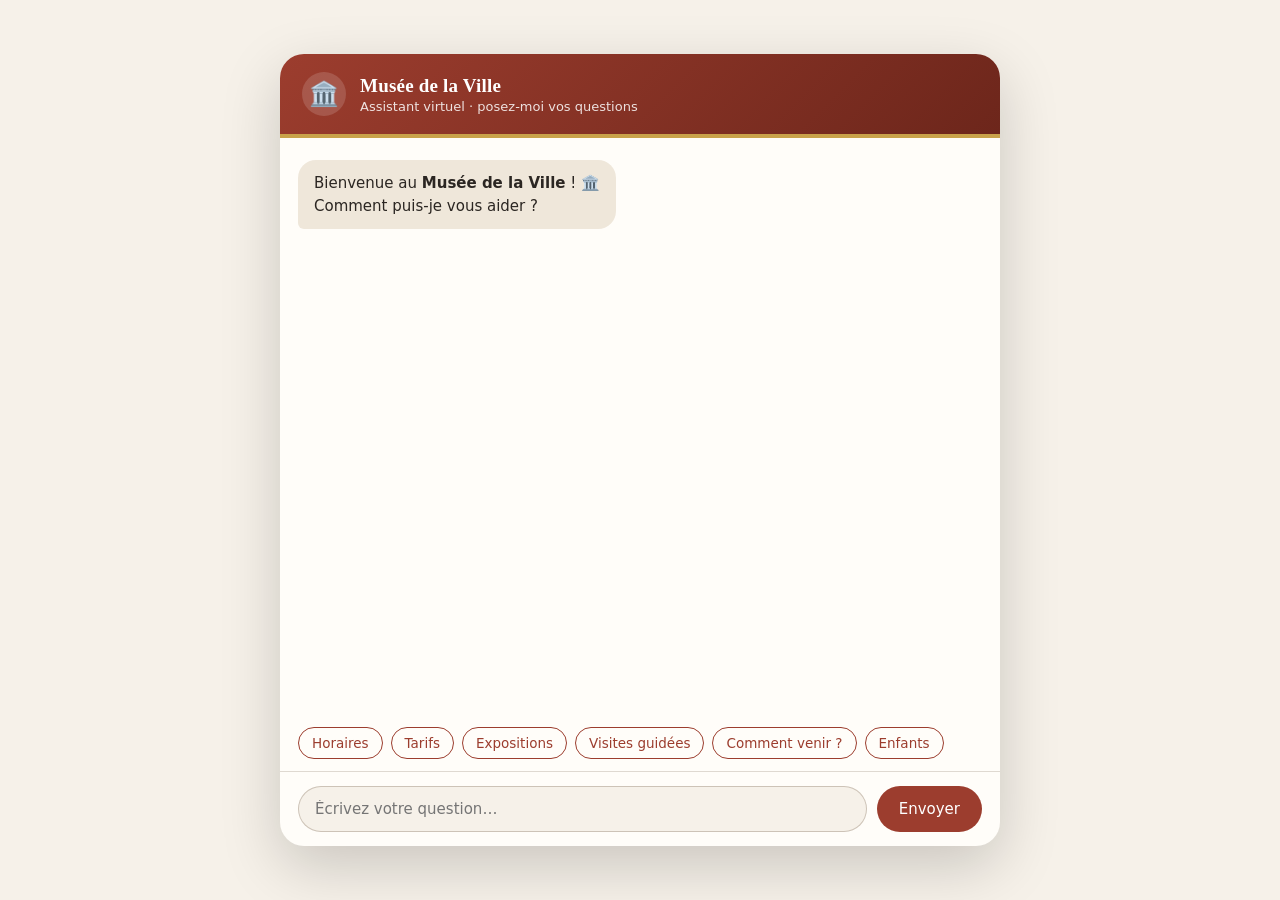
<file: essais-n0/essai-A.html>
<!doctype html>
<html lang="fr">
<head>
<meta charset="utf-8">
<meta name="viewport" content="width=device-width, initial-scale=1">
<title>Assistant du Musée de la Ville</title>
<style>
  :root{
    --bg:#f6f1e9; --card:#fffdf9; --ink:#2b2622; --muted:#7a6f64;
    --accent:#9c3d2e; --accent-2:#c9a24a; --bot:#efe7da; --user:#9c3d2e;
    --radius:18px;
  }
  @media (prefers-color-scheme: dark){
    :root{ --bg:#1d1916; --card:#272220; --ink:#f1e9de; --muted:#a89c8f; --bot:#352e2a; --user:#b24b3a; }
  }
  *{box-sizing:border-box}
  html,body{height:100%;margin:0}
  body{
    font-family: Georgia, "Iowan Old Style", "Palatino Linotype", serif;
    background:var(--bg); color:var(--ink);
    display:flex; align-items:center; justify-content:center; padding:16px;
  }
  .app{
    width:100%; max-width:720px; height:min(88vh,820px);
    background:var(--card); border-radius:24px; overflow:hidden;
    box-shadow:0 20px 60px rgba(0,0,0,.18);
    display:flex; flex-direction:column;
  }
  header{
    padding:18px 22px; background:linear-gradient(135deg,var(--accent),#6d261b);
    color:#fff; display:flex; align-items:center; gap:14px;
    border-bottom:4px solid var(--accent-2);
  }
  .logo{
    width:44px;height:44px;border-radius:50%;background:rgba(255,255,255,.15);
    display:grid;place-items:center;font-size:24px;
  }
  header h1{font-size:19px;margin:0;font-weight:600;letter-spacing:.2px}
  header p{margin:2px 0 0;font-size:13px;opacity:.85;font-family:system-ui,sans-serif}
  #log{
    flex:1; overflow-y:auto; padding:22px 18px; display:flex; flex-direction:column; gap:12px;
    scroll-behavior:smooth;
  }
  .msg{
    max-width:84%; padding:12px 16px; border-radius:var(--radius); line-height:1.5;
    font-family:system-ui,-apple-system,sans-serif; font-size:15px;
    animation:pop .25s ease-out;
  }
  .msg.bot{background:var(--bot); border-bottom-left-radius:6px; align-self:flex-start}
  .msg.user{background:var(--user); color:#fff; border-bottom-right-radius:6px; align-self:flex-end}
  .msg ul{margin:6px 0 0;padding-left:20px}
  .msg a{color:var(--accent)}
  .msg b{font-weight:650}
  @keyframes pop{from{opacity:0;transform:translateY(6px)}to{opacity:1;transform:none}}
  .typing{display:flex;gap:5px;padding:14px 16px}
  .typing span{width:7px;height:7px;border-radius:50%;background:var(--muted);animation:blink 1.2s infinite}
  .typing span:nth-child(2){animation-delay:.2s}
  .typing span:nth-child(3){animation-delay:.4s}
  @keyframes blink{0%,60%,100%{opacity:.3}30%{opacity:1}}
  .chips{display:flex;flex-wrap:wrap;gap:8px;padding:0 18px 12px}
  .chip{
    border:1.5px solid var(--accent); background:transparent; color:var(--accent);
    padding:7px 13px; border-radius:999px; cursor:pointer; font-size:13.5px;
    font-family:system-ui,sans-serif; transition:.15s;
  }
  .chip:hover{background:var(--accent);color:#fff}
  @media (prefers-color-scheme: dark){ .chip{color:#f0b3a8;border-color:#b24b3a} .chip:hover{color:#fff} .msg a{color:#f0b3a8} }
  form{display:flex;gap:10px;padding:14px 18px;border-top:1px solid rgba(128,110,90,.25)}
  input{
    flex:1;padding:13px 16px;border-radius:999px;border:1.5px solid rgba(128,110,90,.35);
    background:var(--bg);color:var(--ink);font-size:15px;font-family:system-ui,sans-serif;outline:none;
  }
  input:focus{border-color:var(--accent)}
  button.send{
    border:0;background:var(--accent);color:#fff;border-radius:999px;padding:0 22px;
    font-size:15px;cursor:pointer;font-family:system-ui,sans-serif;
  }
  button.send:hover{filter:brightness(1.1)}
</style>
</head>
<body>
<div class="app">
  <header>
    <div class="logo">🏛️</div>
    <div>
      <h1 id="title">Musée de la Ville</h1>
      <p>Assistant virtuel · posez-moi vos questions</p>
    </div>
  </header>
  <div id="log" aria-live="polite"></div>
  <div class="chips" id="chips"></div>
  <form id="form" autocomplete="off">
    <input id="input" type="text" placeholder="Écrivez votre question…" aria-label="Votre question">
    <button class="send" type="submit">Envoyer</button>
  </form>
</div>

<script>
/* ============================================================
   ✏️  À PERSONNALISER : remplacez les informations ci-dessous
   par celles de votre musée (nom, horaires, tarifs, etc.).
   ============================================================ */
const MUSEE = {
  nom: "Musée de la Ville",
  adresse: "12 place de l'Hôtel-de-Ville, 75000 Votreville",
  telephone: "01 23 45 67 89",
  email: "contact@musee-de-la-ville.example",
  site: "https://www.musee-de-la-ville.example"
};

const INTENTS = [
  {
    id: "salutation",
    mots: ["bonjour","salut","hello","coucou","bonsoir","hey"],
    reponse: () => `Bonjour ! 👋 Je suis l'assistant du <b>${MUSEE.nom}</b>. Je peux vous renseigner sur les horaires, les tarifs, les expositions, les visites guidées et bien plus.`,
    suite: ["Horaires","Tarifs","Expositions","Visites guidées"]
  },
  {
    id: "horaires",
    mots: ["horaire","heure","ouvert","ouverture","ferme","fermeture","quand","jour","ouvre"],
    reponse: () => `Le musée est ouvert :
      <ul>
        <li><b>Mardi – dimanche</b> : 10h – 18h</li>
        <li><b>Nocturne le jeudi</b> : jusqu'à 21h</li>
        <li><b>Fermé le lundi</b>, le 1er janvier, le 1er mai et le 25 décembre</li>
      </ul>Dernière entrée 45 minutes avant la fermeture.`,
    suite: ["Tarifs","Comment venir ?","Accessibilité"]
  },
  {
    id: "tarifs",
    mots: ["tarif","prix","combien","coute","cout","billet","entree","payer","gratuit","reduit","reduction","pass"],
    reponse: () => `Nos tarifs :
      <ul>
        <li><b>Plein tarif</b> : 8 €</li>
        <li><b>Tarif réduit</b> : 5 € (étudiants, seniors, groupes)</li>
        <li><b>Gratuit</b> : moins de 18 ans, demandeurs d'emploi, personnes en situation de handicap et accompagnateur</li>
        <li><b>Gratuit pour tous</b> le premier dimanche du mois</li>
      </ul>Un justificatif est demandé pour les tarifs réduits et gratuits.`,
    suite: ["Horaires","Réserver","Visites guidées"]
  },
  {
    id: "expositions",
    mots: ["exposition","expo","collection","oeuvre","tableau","peinture","permanente","temporaire","voir","artiste","exposent"],
    reponse: () => `Le musée propose :
      <ul>
        <li><b>Collection permanente</b> : l'histoire de la ville, de l'Antiquité à nos jours (archéologie, maquettes, peintures, photographies).</li>
        <li><b>Exposition temporaire</b> : <i>« La ville en mouvement »</i>, jusqu'au 31 janvier.</li>
        <li><b>Le cabinet des curiosités</b> : objets insolites du quotidien d'autrefois.</li>
      </ul>`,
    suite: ["Visites guidées","Enfants","Horaires"]
  },
  {
    id: "visites",
    mots: ["visite","guidee","guide","audioguide","audio","conference","atelier","parcours"],
    reponse: () => `Plusieurs façons de découvrir le musée :
      <ul>
        <li><b>Visite guidée</b> : samedi et dimanche à 15h (durée 1h, +3 € en plus du billet)</li>
        <li><b>Audioguide</b> : 3 €, disponible en français, anglais et espagnol</li>
        <li><b>Visites de groupe</b> sur réservation (10 personnes minimum)</li>
      </ul>`,
    suite: ["Réserver","Tarifs","Enfants"]
  },
  {
    id: "reservation",
    mots: ["reserver","reservation","reserve","inscrire","inscription","billetterie","groupe"],
    reponse: () => `Vous pouvez réserver :
      <ul>
        <li>En ligne : <a href="${MUSEE.site}" target="_blank" rel="noopener">${MUSEE.site.replace('https://','')}</a></li>
        <li>Par téléphone : <b>${MUSEE.telephone}</b></li>
        <li>Par e-mail : <b>${MUSEE.email}</b></li>
      </ul>La réservation est conseillée pour les visites guidées et obligatoire pour les groupes.`,
    suite: ["Tarifs","Horaires"]
  },
  {
    id: "acces",
    mots: ["venir","acces","adresse","metro","bus","tram","train","parking","voiture","situe","trouve","où","ou","plan","aller","itineraire","velo"],
    reponse: () => `📍 <b>${MUSEE.nom}</b><br>${MUSEE.adresse}
      <ul>
        <li><b>Métro / tram</b> : station « Hôtel de Ville » (5 min à pied)</li>
        <li><b>Bus</b> : lignes 21, 38 et 74, arrêt « Place de la Mairie »</li>
        <li><b>Vélo</b> : stationnement devant l'entrée</li>
        <li><b>Voiture</b> : parking public à 200 m</li>
      </ul>`,
    suite: ["Horaires","Accessibilité"]
  },
  {
    id: "accessibilite",
    mots: ["accessible","accessibilite","handicap","fauteuil","pmr","mobilite","malvoyant","sourd","malentendant","ascenseur","poussette"],
    reponse: () => `Le musée est <b>entièrement accessible</b> :
      <ul>
        <li>Entrée de plain-pied, ascenseurs et toilettes adaptées</li>
        <li>Fauteuils roulants et cannes-sièges prêtés gratuitement</li>
        <li>Visites tactiles et en langue des signes sur demande</li>
        <li>Poussettes acceptées</li>
      </ul>Pour préparer votre venue, contactez-nous au ${MUSEE.telephone}.`,
    suite: ["Comment venir ?","Tarifs"]
  },
  {
    id: "enfants",
    mots: ["enfant","enfants","famille","scolaire","ecole","bebe","jeune","ado","kids","petit"],
    reponse: () => `Le musée est très accueillant pour les familles :
      <ul>
        <li><b>Gratuit</b> pour les moins de 18 ans</li>
        <li><b>Livret-jeux</b> « Mène l'enquête » offert à l'accueil (6-12 ans)</li>
        <li><b>Ateliers créatifs</b> le mercredi et pendant les vacances scolaires, à 14h30</li>
        <li>Accueil des classes sur réservation, avec dossier pédagogique</li>
      </ul>`,
    suite: ["Réserver","Expositions"]
  },
  {
    id: "services",
    mots: ["cafe","cafeteria","restaurant","boutique","librairie","vestiaire","consigne","toilette","wifi","photo","photographier","manger","boire","services"],
    reponse: () => `Sur place :
      <ul>
        <li>☕ <b>Café du musée</b> : ouvert aux horaires du musée, terrasse sur la cour</li>
        <li>🛍️ <b>Boutique-librairie</b> : livres d'art, cartes postales, créations locales</li>
        <li>🧥 <b>Vestiaire gratuit</b> et consignes</li>
        <li>📶 Wi-Fi gratuit</li>
        <li>📷 Photos autorisées sans flash pour un usage personnel</li>
      </ul>`,
    suite: ["Horaires","Comment venir ?"]
  },
  {
    id: "contact",
    mots: ["contact","contacter","telephone","appeler","mail","email","courriel","joindre","humain","personne","conseiller"],
    reponse: () => `Vous pouvez nous joindre :
      <ul>
        <li>📞 <b>${MUSEE.telephone}</b> (mardi – vendredi, 9h – 17h)</li>
        <li>✉️ <b>${MUSEE.email}</b></li>
        <li>🌐 <a href="${MUSEE.site}" target="_blank" rel="noopener">${MUSEE.site.replace('https://','')}</a></li>
      </ul>`,
    suite: ["Horaires","Réserver"]
  },
  {
    id: "merci",
    mots: ["merci","parfait","super","genial","top","ok merci","au revoir","bye","adieu","bonne journee"],
    reponse: () => `Avec plaisir ! 😊 Au plaisir de vous accueillir au ${MUSEE.nom}. Belle visite !`,
    suite: ["Horaires","Expositions"]
  }
];

const SUGGESTIONS_DEPART = ["Horaires","Tarifs","Expositions","Visites guidées","Comment venir ?","Enfants"];

/* ============================================================
   Moteur du chatbot (pas besoin de modifier ce qui suit)
   ============================================================ */
const $log = document.getElementById("log");
const $chips = document.getElementById("chips");
const $form = document.getElementById("form");
const $input = document.getElementById("input");
document.getElementById("title").textContent = MUSEE.nom;
document.title = "Assistant · " + MUSEE.nom;

const normaliser = s => s.toLowerCase().normalize("NFD").replace(/[\u0300-\u036f]/g,"").replace(/[^a-z0-9\s'’]/g," ");

function trouverIntention(texte){
  const t = " " + normaliser(texte).replace(/['’]/g," ") + " ";
  const mots = t.trim().split(/\s+/);
  let meilleur = null, meilleurScore = 0;
  for(const intent of INTENTS){
    let score = 0;
    for(const m of intent.mots){
      const k = normaliser(m);
      if(k.length <= 2){ if(mots.includes(k)) score += 1; continue; }
      if(t.includes(" " + k) ) score += 2;          // début de mot (gère les pluriels)
      else if(k.length > 4 && t.includes(k)) score += 1;
    }
    if(score > meilleurScore){ meilleurScore = score; meilleur = intent; }
  }
  return meilleurScore > 0 ? meilleur : null;
}

function ajouterMessage(html, qui){
  const d = document.createElement("div");
  d.className = "msg " + qui;
  if(qui === "user") d.textContent = html; else d.innerHTML = html;
  $log.appendChild(d);
  $log.scrollTop = $log.scrollHeight;
  return d;
}

function afficherSuggestions(liste){
  $chips.innerHTML = "";
  liste.forEach(txt => {
    const b = document.createElement("button");
    b.type = "button"; b.className = "chip"; b.textContent = txt;
    b.onclick = () => envoyer(txt);
    $chips.appendChild(b);
  });
}

function repondre(texte){
  const typing = document.createElement("div");
  typing.className = "msg bot typing";
  typing.innerHTML = "<span></span><span></span><span></span>";
  $log.appendChild(typing); $log.scrollTop = $log.scrollHeight;
  setTimeout(() => {
    typing.remove();
    const intent = trouverIntention(texte);
    if(intent){
      ajouterMessage(intent.reponse(), "bot");
      afficherSuggestions(intent.suite || SUGGESTIONS_DEPART);
    } else {
      ajouterMessage(`Je n'ai pas bien compris votre question 🤔. Je peux vous renseigner sur les horaires, les tarifs, les expositions, les visites ou l'accès. Pour autre chose, contactez-nous au <b>${MUSEE.telephone}</b>.`, "bot");
      afficherSuggestions(SUGGESTIONS_DEPART);
    }
  }, 500 + Math.random()*400);
}

function envoyer(texte){
  texte = texte.trim();
  if(!texte) return;
  ajouterMessage(texte, "user");
  $input.value = "";
  $chips.innerHTML = "";
  repondre(texte);
}

$form.addEventListener("submit", e => { e.preventDefault(); envoyer($input.value); });

// Message d'accueil
setTimeout(() => {
  ajouterMessage(`Bienvenue au <b>${MUSEE.nom}</b> ! 🏛️<br>Comment puis-je vous aider ?`, "bot");
  afficherSuggestions(SUGGESTIONS_DEPART);
}, 300);
</script>
</body>
</html>
</file>
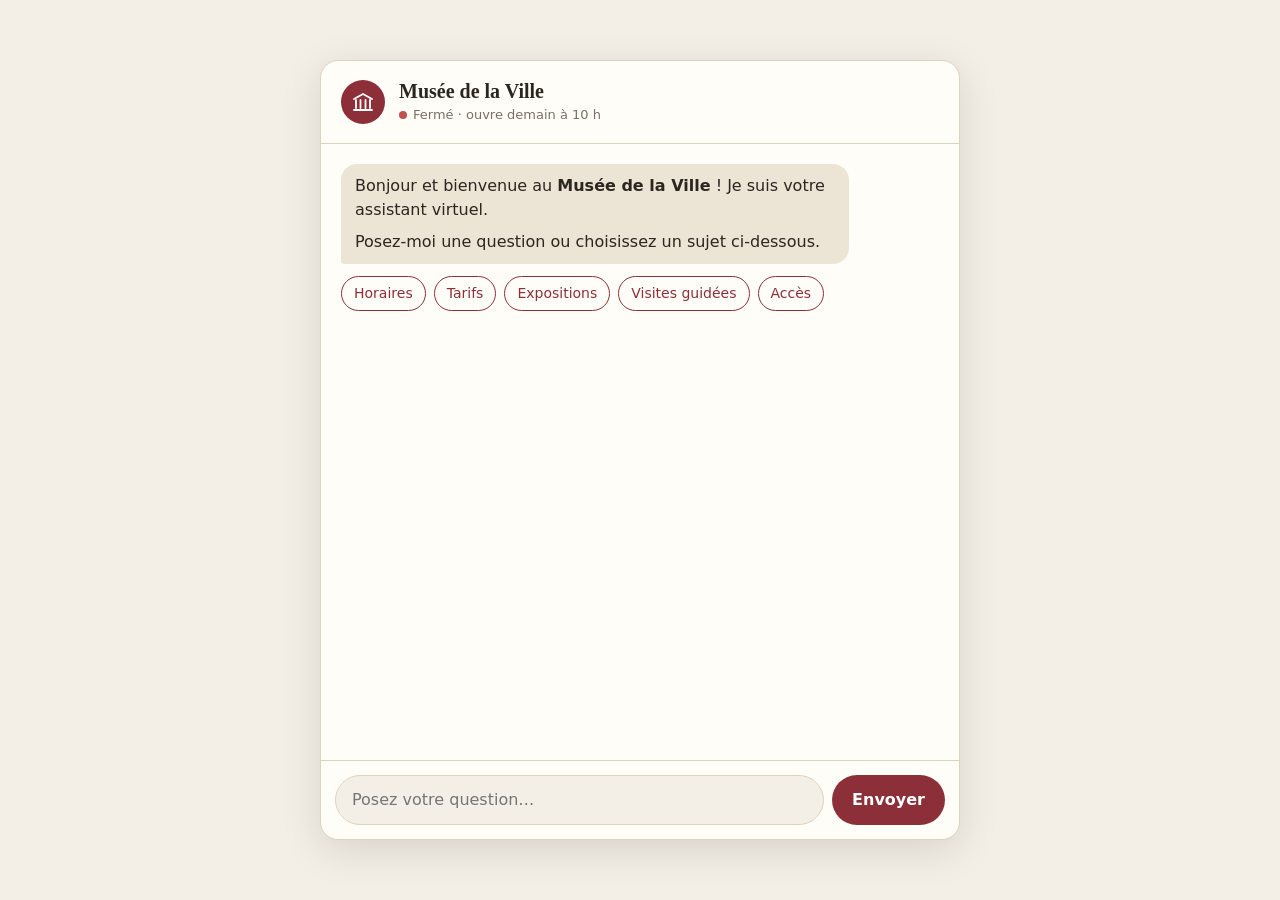
<file: essais-n0/essai-B.html>
<!doctype html>
<html lang="fr">
<head>
<meta charset="utf-8">
<meta name="viewport" content="width=device-width, initial-scale=1">
<title>Assistant du Musée de la Ville</title>
<style>
  :root {
    --bg: #f4efe6;
    --card: #fffdf8;
    --ink: #2b2620;
    --muted: #7a7064;
    --accent: #8c2f39;
    --accent-ink: #fff;
    --bot: #ece4d4;
    --line: #ddd2bd;
  }
  @media (prefers-color-scheme: dark) {
    :root {
      --bg: #1b1815;
      --card: #25211d;
      --ink: #efe8dc;
      --muted: #a39887;
      --accent: #c4545f;
      --accent-ink: #fff;
      --bot: #332d26;
      --line: #3d362d;
    }
  }
  * { box-sizing: border-box; }
  html, body { height: 100%; margin: 0; }
  body {
    background: var(--bg);
    color: var(--ink);
    font: 16px/1.5 system-ui, -apple-system, "Segoe UI", Roboto, sans-serif;
    display: flex; align-items: center; justify-content: center;
    padding: 16px;
  }
  .app {
    width: 100%; max-width: 640px; height: min(100%, 780px);
    background: var(--card); border: 1px solid var(--line);
    border-radius: 18px; display: flex; flex-direction: column; overflow: hidden;
    box-shadow: 0 10px 40px rgba(0,0,0,.12);
  }
  header {
    padding: 18px 20px; border-bottom: 1px solid var(--line);
    display: flex; align-items: center; gap: 14px;
  }
  .logo {
    width: 44px; height: 44px; border-radius: 50%; background: var(--accent);
    color: var(--accent-ink); display: grid; place-items: center; flex: none;
  }
  .logo svg { width: 24px; height: 24px; }
  h1 { font: 600 20px/1.2 Georgia, "Times New Roman", serif; margin: 0; }
  header p { margin: 2px 0 0; font-size: 13px; color: var(--muted); }
  #status { display: inline-flex; align-items: center; gap: 6px; }
  #status::before {
    content: ""; width: 8px; height: 8px; border-radius: 50%; background: var(--muted);
  }
  #status.open::before { background: #3a9d5d; }
  #status.closed::before { background: #c0504d; }

  #chat {
    flex: 1; overflow-y: auto; padding: 20px; display: flex; flex-direction: column; gap: 12px;
    scroll-behavior: smooth;
  }
  .msg {
    max-width: 85%; padding: 10px 14px; border-radius: 16px; word-wrap: break-word;
    animation: pop .18s ease-out;
  }
  @keyframes pop { from { opacity: 0; transform: translateY(6px); } }
  .msg.bot { background: var(--bot); border-bottom-left-radius: 4px; align-self: flex-start; }
  .msg.user { background: var(--accent); color: var(--accent-ink); border-bottom-right-radius: 4px; align-self: flex-end; }
  .msg p { margin: 0 0 8px; } .msg p:last-child { margin: 0; }
  .msg ul { margin: 6px 0; padding-left: 20px; }
  .msg a { color: inherit; }

  .typing { display: flex; gap: 4px; padding: 14px; }
  .typing i {
    width: 7px; height: 7px; border-radius: 50%; background: var(--muted);
    animation: blink 1s infinite;
  }
  .typing i:nth-child(2) { animation-delay: .15s; }
  .typing i:nth-child(3) { animation-delay: .3s; }
  @keyframes blink { 0%, 80%, 100% { opacity: .25; } 40% { opacity: 1; } }

  .chips { display: flex; flex-wrap: wrap; gap: 8px; align-self: flex-start; max-width: 95%; }
  .chip {
    border: 1px solid var(--accent); color: var(--accent); background: transparent;
    border-radius: 999px; padding: 6px 12px; font: inherit; font-size: 14px; cursor: pointer;
    transition: background .15s, color .15s;
  }
  .chip:hover, .chip:focus-visible { background: var(--accent); color: var(--accent-ink); outline: none; }

  form { display: flex; gap: 8px; padding: 14px; border-top: 1px solid var(--line); }
  input {
    flex: 1; padding: 12px 16px; border-radius: 999px; border: 1px solid var(--line);
    background: var(--bg); color: var(--ink); font: inherit; min-width: 0;
  }
  input:focus { outline: 2px solid var(--accent); outline-offset: 1px; }
  button.send {
    border: 0; background: var(--accent); color: var(--accent-ink); border-radius: 999px;
    padding: 0 20px; font: inherit; font-weight: 600; cursor: pointer;
  }
  button.send:disabled { opacity: .5; cursor: default; }
  @media (max-width: 480px) { body { padding: 0; } .app { border-radius: 0; height: 100%; } }
</style>
</head>
<body>
<div class="app">
  <header>
    <div class="logo" aria-hidden="true">
      <svg viewBox="0 0 24 24" fill="none" stroke="currentColor" stroke-width="1.8" stroke-linecap="round" stroke-linejoin="round">
        <path d="M3 9l9-5 9 5"/><path d="M5 10v8M9.5 10v8M14.5 10v8M19 10v8"/><path d="M3 20h18"/>
      </svg>
    </div>
    <div>
      <h1 id="museumName"></h1>
      <p><span id="status">…</span></p>
    </div>
  </header>
  <div id="chat" aria-live="polite"></div>
  <form id="form" autocomplete="off">
    <input id="input" type="text" placeholder="Posez votre question…" aria-label="Votre message">
    <button class="send" type="submit">Envoyer</button>
  </form>
</div>

<script>
/* =====================================================================
   1. INFORMATIONS DU MUSÉE  —  À MODIFIER avec les vraies données
   (les valeurs ci-dessous sont des exemples)
   ===================================================================== */
const MUSEE = {
  nom: "Musée de la Ville",
  adresse: "12 place de l'Hôtel-de-Ville, 75000 Votreville",
  telephone: "01 23 45 67 89",
  email: "contact@musee-exemple.fr",
  site: "https://www.musee-exemple.fr",
  acces: [
    "Métro : ligne 1, station « Hôtel de Ville » (3 min à pied)",
    "Bus : lignes 21, 69 et 76, arrêt « Musée »",
    "Vélo : station de vélos en libre-service à 50 m",
    "Voiture : parking public « Centre-Ville » à 200 m"
  ],
  // Horaires : [ouverture, fermeture] en heures décimales. null = fermé.
  // 0 = dimanche, 1 = lundi, … 6 = samedi
  horaires: {
    0: [10, 18], 1: null, 2: [10, 18], 3: [10, 18],
    4: [10, 21], 5: [10, 18], 6: [10, 18]
  },
  fermesExceptionnels: "Fermé le 1er janvier, le 1er mai et le 25 décembre.",
  tarifs: [
    ["Plein tarif", "10 €"],
    ["Tarif réduit (étudiants, seniors, groupes)", "6 €"],
    ["Moins de 18 ans", "Gratuit"],
    ["Demandeurs d'emploi, bénéficiaires du RSA", "Gratuit"],
    ["Pass annuel", "25 €"]
  ],
  gratuitePremierDimanche: true,
  collections: [
    "<b>Archéologie</b> : des premières traces d'occupation à l'époque gallo-romaine",
    "<b>Le Moyen Âge</b> : sculptures, manuscrits enluminés et maquette de la ville en 1400",
    "<b>Les Beaux-Arts</b> : peintures et dessins du XVIe au XIXe siècle",
    "<b>La ville industrielle</b> : machines, affiches et photographies d'usine",
    "<b>Vie quotidienne</b> : objets, mode et mobilier du XXe siècle"
  ],
  expo: {
    titre: "La ville sous les flashs, 1900-1960",
    dates: "du 15 septembre 2026 au 31 mars 2027",
    texte: "Plus de 200 photographies, affiches et films racontent la transformation de la ville."
  },
  visites: {
    guidee: "Visite guidée tous les jours à 15 h (sauf lundi), durée 1 h 15, 5 € en plus du billet d'entrée.",
    famille: "Visite en famille les mercredis et samedis à 14 h 30, dès 6 ans.",
    groupes: "Groupes à partir de 10 personnes : réservation obligatoire par e-mail, au moins 15 jours à l'avance."
  },
  ateliers: "Ateliers pour les 4-12 ans pendant les vacances scolaires et le mercredi après-midi (8 € par enfant, sur réservation).",
  accessibilite: [
    "Bâtiment accessible aux personnes à mobilité réduite (ascenseurs, rampes d'accès)",
    "Fauteuils roulants et cannes-sièges prêtés gratuitement à l'accueil",
    "Visites adaptées pour les publics sourds, malentendants, aveugles et malvoyants sur réservation",
    "Chiens guides et d'assistance acceptés"
  ],
  services: {
    boutique: "La boutique est ouverte aux mêmes horaires que le musée : livres d'art, reproductions, cartes postales et créations d'artisans locaux.",
    cafe: "Le café du musée est ouvert de 10 h à 17 h 30, avec une terrasse dans la cour intérieure.",
    vestiaire: "Vestiaire et consignes gratuits à l'accueil. Les grands sacs et valises ne sont pas admis dans les salles.",
    wifi: "Wi-Fi gratuit dans tout le musée (réseau « Musee-Visiteurs »)."
  },
  photo: "La photo sans flash est autorisée pour un usage personnel. Les trépieds, perches à selfie et drones ne sont pas admis. Certaines œuvres prêtées sont signalées comme non photographiables.",
  dureeVisite: "Comptez environ 1 h 30 à 2 h pour une visite complète, ou 45 minutes pour les temps forts.",
  reservation: "Vous pouvez acheter vos billets en ligne ou à l'accueil. La réservation en ligne est conseillée le week-end et pendant les vacances scolaires."
};

/* =====================================================================
   2. UTILITAIRES
   ===================================================================== */
const JOURS = ["dimanche", "lundi", "mardi", "mercredi", "jeudi", "vendredi", "samedi"];

function norm(s) {
  return s.toLowerCase().normalize("NFD").replace(/[\u0300-\u036f]/g, "")
          .replace(/[’']/g, " ").replace(/[^a-z0-9 ]/g, " ").replace(/\s+/g, " ").trim();
}
function hh(x) {
  const h = Math.floor(x), m = Math.round((x - h) * 60);
  return m ? `${h} h ${String(m).padStart(2, "0")}` : `${h} h`;
}
function li(arr) { return "<ul>" + arr.map(x => `<li>${x}</li>`).join("") + "</ul>"; }

function etatOuverture(date = new Date()) {
  const d = date.getDay(), now = date.getHours() + date.getMinutes() / 60;
  const h = MUSEE.horaires[d];
  if (h && now >= h[0] && now < h[1]) return { ouvert: true, texte: `Ouvert maintenant · ferme à ${hh(h[1])}` };
  if (h && now < h[0]) return { ouvert: false, texte: `Fermé · ouvre aujourd'hui à ${hh(h[0])}` };
  for (let i = 1; i <= 7; i++) {
    const j = (d + i) % 7;
    if (MUSEE.horaires[j]) {
      const quand = i === 1 ? "demain" : JOURS[j];
      return { ouvert: false, texte: `Fermé · ouvre ${quand} à ${hh(MUSEE.horaires[j][0])}` };
    }
  }
  return { ouvert: false, texte: "Fermé" };
}

function tableauHoraires() {
  const ordre = [2, 3, 4, 5, 6, 0, 1];
  return li(ordre.map(j => {
    const h = MUSEE.horaires[j];
    const nom = JOURS[j][0].toUpperCase() + JOURS[j].slice(1);
    return `${nom} : ${h ? hh(h[0]) + " – " + hh(h[1]) : "fermé"}`;
  }));
}

/* =====================================================================
   3. BASE DE CONNAISSANCES
   Chaque entrée : des mots-clés (sans accents, minuscules) et une réponse.
   Les expressions de plusieurs mots comptent davantage.
   ===================================================================== */
const SUGGESTIONS_DEFAUT = ["Horaires", "Tarifs", "Expositions", "Visites guidées", "Accès"];

const INTENTS = [
  {
    id: "salut",
    mots: ["bonjour", "salut", "coucou", "bonsoir", "hello", "hey"],
    reponse: () => `<p>Bonjour ! Je suis l'assistant du ${MUSEE.nom}. Je peux vous renseigner sur les horaires, les tarifs, les collections, les visites… Que souhaitez-vous savoir ?</p>`
  },
  {
    id: "ouvert",
    mots: ["ouvert aujourd hui", "ouvert maintenant", "est ouvert", "etes vous ouvert", "ouvert demain", "ouvert ce", "ouvert le", "ferme aujourd hui", "ouvert actuellement", "ouvert ce soir"],
    reponse: () => {
      const e = etatOuverture();
      return `<p><b>${e.texte}.</b></p><p>${MUSEE.fermesExceptionnels}</p>`;
    },
    suites: ["Horaires", "Tarifs"]
  },
  {
    id: "horaires",
    mots: ["horaire", "horaires", "heure", "heures", "ouverture", "fermeture", "quand", "jour de fermeture", "nocturne", "ouvre", "ferme", "ferme a quelle heure"],
    reponse: () => `<p>Le ${MUSEE.nom} vous accueille :</p>${tableauHoraires()}<p>Dernière entrée 30 minutes avant la fermeture. ${MUSEE.fermesExceptionnels}</p>`,
    suites: ["Est-il ouvert maintenant ?", "Tarifs", "Réserver"]
  },
  {
    id: "tarifs",
    mots: ["tarif", "tarifs", "prix", "combien", "cout", "coute", "payant", "gratuit", "gratuite", "entree", "billet", "reduction", "reduit", "etudiant", "senior", "pass", "abonnement", "demandeur"],
    reponse: () => {
      const lignes = MUSEE.tarifs.map(([n, p]) => `${n} : <b>${p}</b>`);
      let t = `<p>Voici nos tarifs :</p>${li(lignes)}`;
      if (MUSEE.gratuitePremierDimanche) t += `<p>L'entrée est aussi <b>gratuite le premier dimanche de chaque mois</b>.</p>`;
      return t;
    },
    suites: ["Réserver", "Horaires", "Visites guidées"]
  },
  {
    id: "reservation",
    mots: ["reserver", "reservation", "acheter", "billetterie", "en ligne", "ticket", "file d attente", "attente"],
    reponse: () => `<p>${MUSEE.reservation}</p><p>Billetterie en ligne : <a href="${MUSEE.site}" target="_blank" rel="noopener">${MUSEE.site.replace("https://", "")}</a></p>`,
    suites: ["Tarifs", "Horaires"]
  },
  {
    id: "collections",
    mots: ["collection", "collections", "oeuvre", "oeuvres", "salle", "salles", "permanent", "permanente", "exposer", "que voir", "voir", "peinture", "archeologie", "histoire", "moyen age", "objets"],
    reponse: () => `<p>Le parcours permanent présente :</p>${li(MUSEE.collections)}`,
    suites: ["Exposition temporaire", "Durée de la visite", "Visites guidées"]
  },
  {
    id: "expo",
    mots: ["exposition", "expositions", "expo", "temporaire", "exposition temporaire", "en ce moment", "actuellement", "nouveaute", "evenement", "programme"],
    reponse: () => `<p>Exposition en cours : <b>${MUSEE.expo.titre}</b></p><p>${MUSEE.expo.dates}.</p><p>${MUSEE.expo.texte}</p><p>L'accès est inclus dans le billet d'entrée.</p>`,
    suites: ["Visites guidées", "Tarifs"]
  },
  {
    id: "visites",
    mots: ["visite guidee", "visites guidees", "guide", "guidee", "audioguide", "audio guide", "conference", "groupe", "groupes", "scolaire", "classe", "ecole"],
    reponse: () => `<p>${MUSEE.visites.guidee}</p><p>${MUSEE.visites.famille}</p><p>${MUSEE.visites.groupes}</p><p>Un audioguide est disponible à l'accueil en français, anglais et espagnol.</p>`,
    suites: ["Enfants", "Tarifs", "Contact"]
  },
  {
    id: "enfants",
    mots: ["enfant", "enfants", "famille", "bebe", "poussette", "atelier", "ateliers", "jeune", "ado", "petit", "petits", "anniversaire"],
    reponse: () => `<p>${MUSEE.ateliers}</p><p>${MUSEE.visites.famille}</p><p>Des livrets-jeux sont offerts à l'accueil, et les poussettes sont acceptées dans tout le musée.</p>`,
    suites: ["Tarifs", "Réserver"]
  },
  {
    id: "acces",
    mots: ["acces", "adresse", "ou", "ou se trouve", "situe", "comment venir", "venir", "metro", "bus", "tram", "parking", "garer", "stationnement", "velo", "transport", "plan", "itineraire", "trouver"],
    reponse: () => `<p><b>${MUSEE.nom}</b><br>${MUSEE.adresse}</p>${li(MUSEE.acces)}<p><a href="https://www.google.com/maps/search/?api=1&query=${encodeURIComponent(MUSEE.nom + " " + MUSEE.adresse)}" target="_blank" rel="noopener">Ouvrir dans Google Maps</a></p>`,
    suites: ["Accessibilité", "Horaires"]
  },
  {
    id: "accessibilite",
    mots: ["accessibilite", "accessible", "handicap", "handicape", "pmr", "mobilite reduite", "fauteuil", "fauteuil roulant", "ascenseur", "sourd", "aveugle", "malvoyant", "malentendant", "chien guide"],
    reponse: () => `<p>Le musée est ouvert à tous :</p>${li(MUSEE.accessibilite)}`,
    suites: ["Accès", "Contact"]
  },
  {
    id: "boutique",
    mots: ["boutique", "librairie", "souvenir", "souvenirs", "cadeau", "carte postale", "livre"],
    reponse: () => `<p>${MUSEE.services.boutique}</p>`,
    suites: ["Café", "Horaires"]
  },
  {
    id: "cafe",
    mots: ["cafe", "restaurant", "manger", "restauration", "boire", "dejeuner", "gouter", "terrasse", "pique nique", "pique-nique"],
    reponse: () => `<p>${MUSEE.services.cafe}</p>`,
    suites: ["Boutique", "Horaires"]
  },
  {
    id: "services",
    mots: ["vestiaire", "consigne", "consignes", "sac", "valise", "bagage", "bagages", "wifi", "wi fi", "toilettes", "wc", "banc"],
    reponse: () => `<p>${MUSEE.services.vestiaire}</p><p>${MUSEE.services.wifi}</p>`,
    suites: ["Photos", "Accessibilité"]
  },
  {
    id: "photo",
    mots: ["photo", "photos", "photographier", "flash", "filmer", "video", "selfie", "tripode", "drone", "regle", "regles", "interdit", "autorise", "animaux", "chien"],
    reponse: () => `<p>${MUSEE.photo}</p><p>Les animaux ne sont pas admis, à l'exception des chiens guides et d'assistance.</p>`,
    suites: ["Vestiaire", "Accessibilité"]
  },
  {
    id: "duree",
    mots: ["duree", "combien de temps", "temps", "longtemps", "rapide", "parcours"],
    reponse: () => `<p>${MUSEE.dureeVisite}</p>`,
    suites: ["Collections", "Visites guidées"]
  },
  {
    id: "contact",
    mots: ["contact", "contacter", "telephone", "appeler", "tel", "mail", "email", "e mail", "ecrire", "joindre", "humain", "conseiller", "personne", "reclamation"],
    reponse: () => `<p>Pour toute demande, vous pouvez joindre l'équipe :</p>${li([
      `Téléphone : <b>${MUSEE.telephone}</b>`,
      `E-mail : <a href="mailto:${MUSEE.email}">${MUSEE.email}</a>`,
      `Site : <a href="${MUSEE.site}" target="_blank" rel="noopener">${MUSEE.site.replace("https://", "")}</a>`
    ])}`,
    suites: ["Horaires", "Accès"]
  },
  {
    id: "merci",
    mots: ["merci", "super", "parfait", "genial", "top", "excellent", "bravo"],
    reponse: () => `<p>Avec plaisir ! N'hésitez pas si vous avez d'autres questions. Bonne visite !</p>`
  },
  {
    id: "aurevoir",
    mots: ["au revoir", "bye", "a bientot", "adieu", "bonne journee", "bonne soiree", "salut a"],
    reponse: () => `<p>Au revoir et à bientôt au ${MUSEE.nom} !</p>`
  },
  {
    id: "bot",
    mots: ["qui es tu", "tu es qui", "es tu un robot", "t appelles", "ton nom", "aide", "aider", "que peux tu faire", "que sais tu"],
    reponse: () => `<p>Je suis l'assistant virtuel du ${MUSEE.nom}. Je réponds aux questions pratiques : horaires, tarifs, collections, expositions, visites, accès, services… Pour tout le reste, l'équipe de l'accueil vous répondra : ${MUSEE.telephone}.</p>`
  }
];

/* =====================================================================
   4. MOTEUR DE RÉPONSE
   ===================================================================== */
function trouverIntent(texte) {
  const t = " " + norm(texte) + " ";
  let meilleur = null, meilleurScore = 0;
  for (const it of INTENTS) {
    let score = 0;
    for (const m of it.mots) {
      const k = norm(m);
      if (!k) continue;
      // correspondance sur mot entier (ou expression entière)
      if (t.includes(" " + k + " ")) score += 1 + k.split(" ").length * 2 + k.length / 20;
      // tolérance : début de mot pour les mots de 5+ lettres (ex. « reserv »)
      else if (k.length >= 6 && !k.includes(" ") && t.includes(" " + k.slice(0, k.length - 2))) score += 0.8;
    }
    if (score > meilleurScore) { meilleurScore = score; meilleur = it; }
  }
  return meilleurScore >= 1 ? meilleur : null;
}

const SUGGESTION_VERS_QUESTION = {
  "Est-il ouvert maintenant ?": "Est-il ouvert maintenant ?",
};

function repondre(texte) {
  const it = trouverIntent(texte);
  if (it) return { html: it.reponse(), suites: it.suites || SUGGESTIONS_DEFAUT };
  return {
    html: `<p>Je n'ai pas bien compris votre question. Je peux vous renseigner sur les horaires, les tarifs, les collections, les expositions, les visites ou l'accès.</p><p>Pour une demande particulière, contactez l'accueil au <b>${MUSEE.telephone}</b>.</p>`,
    suites: SUGGESTIONS_DEFAUT
  };
}

/* =====================================================================
   5. INTERFACE
   ===================================================================== */
const chat = document.getElementById("chat");
const form = document.getElementById("form");
const input = document.getElementById("input");
const sendBtn = form.querySelector("button");
let occupe = false;

document.getElementById("museumName").textContent = MUSEE.nom;
document.title = "Assistant · " + MUSEE.nom;

function majStatut() {
  const e = etatOuverture();
  const el = document.getElementById("status");
  el.textContent = e.texte;
  el.className = e.ouvert ? "open" : "closed";
}
majStatut();
setInterval(majStatut, 60000);

function descendre() { chat.scrollTop = chat.scrollHeight; }

function bulle(role, html, estTexte = false) {
  const d = document.createElement("div");
  d.className = "msg " + role;
  if (estTexte) d.textContent = html; else d.innerHTML = html;
  chat.appendChild(d);
  descendre();
  return d;
}

function afficherSuggestions(liste) {
  document.querySelectorAll(".chips").forEach(c => c.remove());
  const box = document.createElement("div");
  box.className = "chips";
  liste.forEach(label => {
    const b = document.createElement("button");
    b.type = "button"; b.className = "chip"; b.textContent = label;
    b.addEventListener("click", () => envoyer(label));
    box.appendChild(b);
  });
  chat.appendChild(box);
  descendre();
}

function envoyer(texte) {
  texte = texte.trim();
  if (!texte || occupe) return;
  occupe = true; sendBtn.disabled = true;
  document.querySelectorAll(".chips").forEach(c => c.remove());
  bulle("user", texte, true);
  input.value = "";

  const attente = document.createElement("div");
  attente.className = "msg bot typing";
  attente.innerHTML = "<i></i><i></i><i></i>";
  chat.appendChild(attente);
  descendre();

  const r = repondre(texte);
  setTimeout(() => {
    attente.remove();
    bulle("bot", r.html);
    afficherSuggestions(r.suites);
    occupe = false; sendBtn.disabled = false;
    input.focus();
  }, 450 + Math.random() * 350);
}

form.addEventListener("submit", e => { e.preventDefault(); envoyer(input.value); });

// Message d'accueil
bulle("bot", `<p>Bonjour et bienvenue au <b>${MUSEE.nom}</b> ! Je suis votre assistant virtuel.</p><p>Posez-moi une question ou choisissez un sujet ci-dessous.</p>`);
afficherSuggestions(SUGGESTIONS_DEFAUT);
</script>
</body>
</html>
</file>
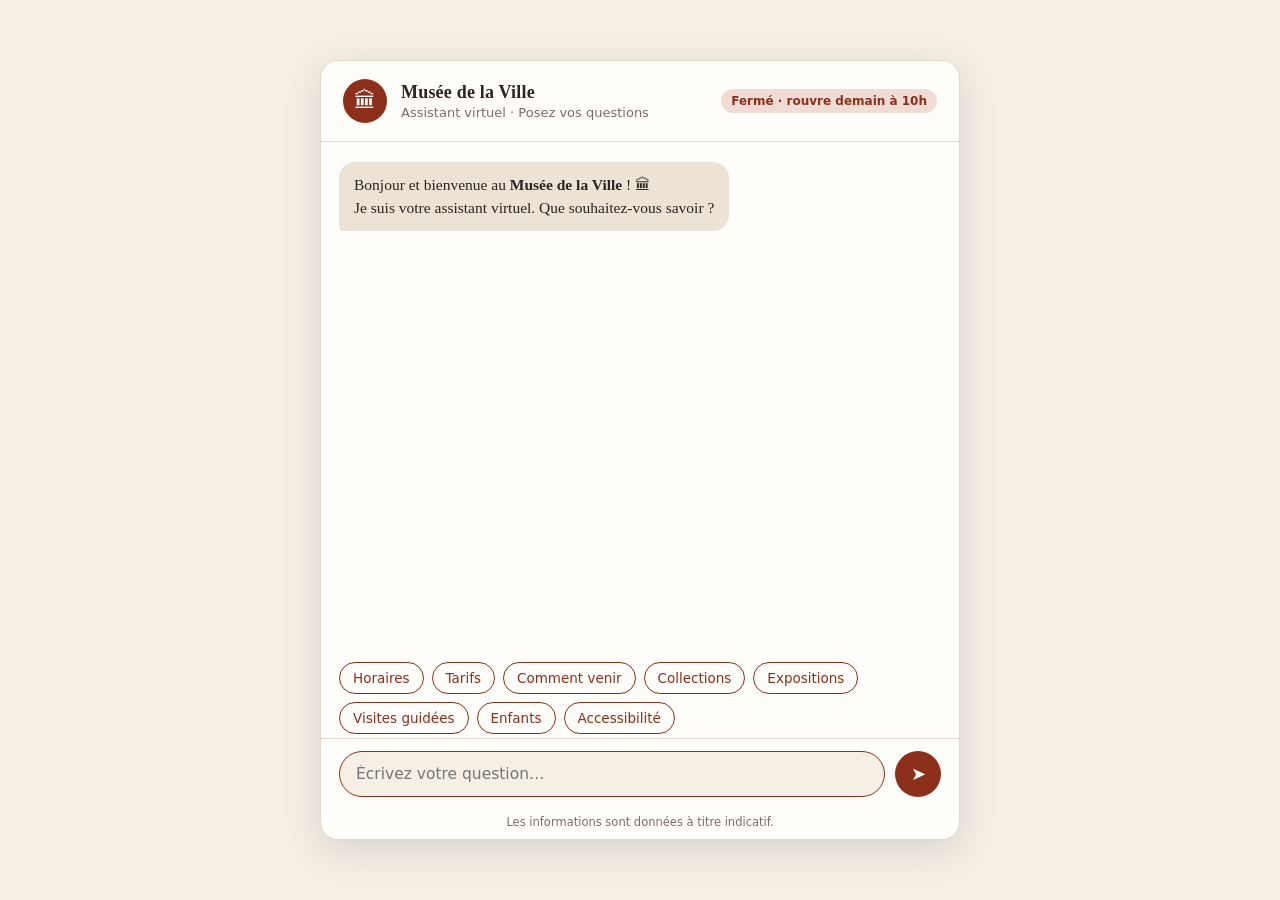
<file: essais-n0/essai-C.html>
<!DOCTYPE html>
<html lang="fr">
<head>
<meta charset="UTF-8">
<meta name="viewport" content="width=device-width, initial-scale=1">
<title>Assistant du Musée de la Ville</title>
<style>
  :root {
    --bg: #f5efe6;
    --card: #fffdf9;
    --ink: #2b2420;
    --muted: #7a6e64;
    --accent: #8c2f1b;
    --accent-soft: #f0dcd4;
    --bot: #ece3d6;
    --line: #e2d8c9;
  }
  @media (prefers-color-scheme: dark) {
    :root {
      --bg: #1c1815;
      --card: #25201c;
      --ink: #f1e9df;
      --muted: #a89c90;
      --accent: #d9694c;
      --accent-soft: #3a2a24;
      --bot: #322b25;
      --line: #3a332c;
    }
  }
  * { box-sizing: border-box; }
  body {
    margin: 0;
    min-height: 100vh;
    background: var(--bg);
    color: var(--ink);
    font-family: Georgia, "Times New Roman", serif;
    display: flex;
    justify-content: center;
    align-items: center;
    padding: 16px;
  }
  .app {
    width: 100%;
    max-width: 640px;
    height: min(780px, calc(100vh - 32px));
    background: var(--card);
    border: 1px solid var(--line);
    border-radius: 18px;
    box-shadow: 0 10px 40px rgba(0,0,0,.12);
    display: flex;
    flex-direction: column;
    overflow: hidden;
  }
  header {
    padding: 18px 22px;
    border-bottom: 1px solid var(--line);
    display: flex;
    align-items: center;
    gap: 14px;
  }
  .logo {
    width: 44px; height: 44px;
    border-radius: 50%;
    background: var(--accent);
    color: #fff;
    display: grid; place-items: center;
    font-size: 22px;
    flex-shrink: 0;
  }
  header h1 { margin: 0; font-size: 18px; letter-spacing: .2px; }
  header p { margin: 2px 0 0; font-size: 13px; color: var(--muted); font-family: system-ui, sans-serif; }
  .status { margin-left: auto; font: 600 12px system-ui, sans-serif; padding: 5px 10px; border-radius: 99px; white-space: nowrap; }
  .status.open { background: #dcefdc; color: #25622b; }
  .status.closed { background: var(--accent-soft); color: var(--accent); }
  #chat {
    flex: 1;
    overflow-y: auto;
    padding: 20px 18px 8px;
    display: flex;
    flex-direction: column;
    gap: 12px;
    scroll-behavior: smooth;
  }
  .msg {
    max-width: 85%;
    padding: 11px 15px;
    border-radius: 16px;
    line-height: 1.5;
    font-size: 15.5px;
    animation: pop .25s ease;
  }
  .msg.bot { background: var(--bot); border-bottom-left-radius: 4px; align-self: flex-start; }
  .msg.user { background: var(--accent); color: #fff; border-bottom-right-radius: 4px; align-self: flex-end; }
  .msg ul { margin: 6px 0 0; padding-left: 20px; }
  .msg li { margin: 2px 0; }
  .msg a { color: var(--accent); }
  .msg.user a { color: #fff; }
  @keyframes pop { from { opacity: 0; transform: translateY(6px); } to { opacity: 1; transform: none; } }
  .typing { display: inline-flex; gap: 4px; padding: 14px 16px; }
  .typing span { width: 7px; height: 7px; background: var(--muted); border-radius: 50%; animation: blink 1.2s infinite; }
  .typing span:nth-child(2) { animation-delay: .2s; }
  .typing span:nth-child(3) { animation-delay: .4s; }
  @keyframes blink { 0%, 80%, 100% { opacity: .25; } 40% { opacity: 1; } }
  .chips {
    padding: 8px 18px 4px;
    display: flex;
    flex-wrap: wrap;
    gap: 8px;
    min-height: 44px;
  }
  .chip {
    font: 500 13.5px system-ui, sans-serif;
    border: 1px solid var(--accent);
    color: var(--accent);
    background: transparent;
    padding: 7px 13px;
    border-radius: 99px;
    cursor: pointer;
    transition: all .15s;
  }
  .chip:hover { background: var(--accent); color: #fff; }
  form {
    display: flex;
    gap: 10px;
    padding: 12px 18px 18px;
    border-top: 1px solid var(--line);
  }
  input {
    flex: 1;
    font: 15.5px system-ui, sans-serif;
    padding: 12px 16px;
    border: 1px solid var(--line);
    border-radius: 99px;
    background: var(--bg);
    color: var(--ink);
    outline: none;
  }
  input:focus { border-color: var(--accent); }
  button.send {
    border: 0;
    background: var(--accent);
    color: #fff;
    width: 46px; height: 46px;
    border-radius: 50%;
    font-size: 18px;
    cursor: pointer;
  }
  button.send:hover { filter: brightness(1.1); }
  footer { text-align: center; font: 11.5px system-ui, sans-serif; color: var(--muted); padding: 0 0 10px; }
</style>
</head>
<body>

<div class="app">
  <header>
    <div class="logo">🏛</div>
    <div>
      <h1 id="museumName"></h1>
      <p>Assistant virtuel · Posez vos questions</p>
    </div>
    <div class="status" id="status"></div>
  </header>

  <div id="chat" aria-live="polite"></div>
  <div class="chips" id="chips"></div>

  <form id="form" autocomplete="off">
    <input id="input" type="text" placeholder="Écrivez votre question…" aria-label="Votre question">
    <button class="send" type="submit" aria-label="Envoyer">➤</button>
  </form>
  <footer>Les informations sont données à titre indicatif.</footer>
</div>

<script>
/* ============================================================
   CONFIGURATION — modifiez ici les informations de VOTRE musée
   ============================================================ */
const CONFIG = {
  name: "Musée de la Ville",
  city: "votre ville",
  address: "12 place de l'Hôtel-de-Ville",
  phone: "01 23 45 67 89",
  email: "contact@musee-ville.example",
  website: "https://www.musee-ville.example",

  // Horaires par jour : 0 = dimanche … 6 = samedi. null = fermé. Format [ouverture, fermeture] en heures décimales.
  hours: {
    0: [10, 18],
    1: null,
    2: [10, 18],
    3: [10, 18],
    4: [10, 21],   // nocturne le jeudi
    5: [10, 18],
    6: [10, 18]
  },
  closedDays: "1er janvier, 1er mai et 25 décembre",

  prices: [
    ["Plein tarif", "8 €"],
    ["Tarif réduit (étudiants, seniors, demandeurs d'emploi)", "5 €"],
    ["Moins de 18 ans", "Gratuit"],
    ["Habitants de la ville (sur justificatif)", "Gratuit"],
    ["Premier dimanche du mois", "Gratuit pour tous"]
  ],

  access: {
    metro: "Ligne 1, station Hôtel-de-Ville (3 min à pied)",
    bus: "Lignes 12 et 27, arrêt Place de la Mairie",
    car: "Parking public Saint-Louis à 200 m (tarif préférentiel avec votre billet)",
    bike: "Station de vélos en libre-service devant l'entrée"
  },

  collections: [
    "<b>Antiquité et Moyen Âge</b> : vestiges gallo-romains, enluminures et plan ancien de la cité",
    "<b>Ville industrielle (XIXᵉ siècle)</b> : maquettes d'usines, affiches, outils d'artisans",
    "<b>Arts et métiers locaux</b> : céramiques, textiles et mobilier régional",
    "<b>La ville au XXᵉ siècle</b> : photographies, objets du quotidien, témoignages sonores"
  ],

  exhibitions: [
    { title: "La ville sous la loupe", dates: "du 15 septembre 2026 au 28 février 2027", text: "Cartes, plans et vues aériennes qui racontent l'évolution de la cité depuis 300 ans." },
    { title: "Visages de quartier", dates: "jusqu'au 10 janvier 2027", text: "Portraits photographiques d'habitants, réalisés par un collectif local." }
  ],

  tours: {
    guided: "Visite guidée tous les samedis et dimanches à 15h (durée 1h15, 4 € en plus du billet).",
    groups: "Groupes à partir de 10 personnes et scolaires : réservation obligatoire au moins 15 jours à l'avance.",
    audio: "Audioguide disponible en français, anglais, espagnol et allemand (3 €)."
  }
};

/* ============================================================
   BASE DE CONNAISSANCES
   Chaque "intent" : des mots-clés + une réponse + des suggestions
   ============================================================ */
const DAYS = ["dimanche","lundi","mardi","mercredi","jeudi","vendredi","samedi"];
const fmtH = h => { const hh = Math.floor(h), mm = Math.round((h - hh) * 60); return mm ? `${hh}h${String(mm).padStart(2,"0")}` : `${hh}h`; };

function hoursList() {
  const order = [1,2,3,4,5,6,0];
  return "<ul>" + order.map(d => {
    const h = CONFIG.hours[d];
    return `<li><b>${DAYS[d][0].toUpperCase() + DAYS[d].slice(1)}</b> : ${h ? fmtH(h[0]) + " – " + fmtH(h[1]) : "fermé"}</li>`;
  }).join("") + "</ul>";
}

function openStatus(date = new Date()) {
  const d = date.getDay(), now = date.getHours() + date.getMinutes() / 60;
  const h = CONFIG.hours[d];
  if (h && now >= h[0] && now < h[1]) return { open: true, text: `Ouvert · ferme à ${fmtH(h[1])}` };
  // chercher la prochaine ouverture
  for (let i = 0; i < 8; i++) {
    const dd = (d + i) % 7, hh = CONFIG.hours[dd];
    if (!hh) continue;
    if (i === 0 && now < hh[0]) return { open: false, text: `Fermé · ouvre à ${fmtH(hh[0])}` };
    if (i > 0) return { open: false, text: `Fermé · rouvre ${i === 1 ? "demain" : DAYS[dd]} à ${fmtH(hh[0])}` };
  }
  return { open: false, text: "Fermé" };
}

const INTENTS = [
  {
    id: "greeting",
    keywords: ["bonjour","salut","coucou","hello","bonsoir","hey"],
    answer: () => `Bonjour et bienvenue au ${CONFIG.name} ! 👋 Je peux vous renseigner sur les horaires, les tarifs, l'accès, les collections ou les expositions en cours.`,
    next: ["Horaires","Tarifs","Expositions"]
  },
  {
    id: "hours",
    keywords: ["horaire","heure","ouvert","ouverture","ferme","fermeture","ouvre","quand","jour","nocturne","aujourd"],
    answer: () => {
      const s = openStatus();
      return `Actuellement : <b>${s.text.toLowerCase()}</b>.<br>Nos horaires :${hoursList()}Fermeture exceptionnelle : ${CONFIG.closedDays}.`;
    },
    next: ["Tarifs","Comment venir","Visites guidées"]
  },
  {
    id: "prices",
    keywords: ["tarif","prix","combien","billet","entree","payant","gratuit","cout","reduit","etudiant","senior","coute","payer","pass"],
    answer: () => "Voici nos tarifs :<ul>" + CONFIG.prices.map(p => `<li>${p[0]} : <b>${p[1]}</b></li>`).join("") + "</ul>Vous pouvez acheter vos billets sur place ou en ligne.",
    next: ["Horaires","Visites guidées","Accessibilité"]
  },
  {
    id: "access",
    keywords: ["acces","venir","adresse","metro","bus","parking","voiture","situe","ou","trouve","transport","velo","itineraire","aller","localisation","gare"],
    answer: () => `Le musée se trouve au <b>${CONFIG.address}</b>.<ul>
      <li>🚇 ${CONFIG.access.metro}</li>
      <li>🚌 ${CONFIG.access.bus}</li>
      <li>🚗 ${CONFIG.access.car}</li>
      <li>🚲 ${CONFIG.access.bike}</li></ul>`,
    next: ["Accessibilité","Horaires","Contact"]
  },
  {
    id: "collections",
    keywords: ["collection","oeuvre","piece","permanent","histoire","expose","voir","visiter","contenu","objet","artefact","salle","parcours"],
    answer: () => "Le parcours permanent est organisé en quatre grandes sections :<ul>" + CONFIG.collections.map(c => `<li>${c}</li>`).join("") + "</ul>Comptez environ 1h30 pour une visite complète.",
    next: ["Expositions","Visites guidées","Enfants"]
  },
  {
    id: "exhibitions",
    keywords: ["exposition","temporaire","actuellement","evenement","programme","actualite","nouveaute","agenda","en cours"],
    answer: () => "Expositions temporaires en ce moment :<ul>" + CONFIG.exhibitions.map(e => `<li><b>${e.title}</b> (${e.dates}) : ${e.text}</li>`).join("") + "</ul>Elles sont comprises dans le prix du billet.",
    next: ["Tarifs","Collections","Horaires"]
  },
  {
    id: "tours",
    keywords: ["visite guidee","guide","audioguide","groupe","scolaire","classe","reservation","reserver","conference","atelier"],
    answer: () => `<ul><li>${CONFIG.tours.guided}</li><li>${CONFIG.tours.audio}</li><li>${CONFIG.tours.groups}</li></ul>Pour réserver : <a href="mailto:${CONFIG.email}">${CONFIG.email}</a> ou ${CONFIG.phone}.`,
    next: ["Tarifs","Contact","Enfants"]
  },
  {
    id: "kids",
    keywords: ["enfant","famille","bebe","poussette","jeune","ado","ludique","jeu","petit","gamin","kids"],
    answer: () => "Le musée est très adapté aux familles 👨‍👩‍👧 : entrée <b>gratuite pour les moins de 18 ans</b>, livret-jeu pour les 6-12 ans à l'accueil, poussettes admises et table à langer disponible. Des ateliers créatifs ont lieu pendant les vacances scolaires.",
    next: ["Tarifs","Visites guidées","Accessibilité"]
  },
  {
    id: "accessibility",
    keywords: ["handicap","accessibilite","mobilite","fauteuil","pmr","malvoyant","sourd","malentendant","ascenseur","accessible","pmr"],
    answer: () => "Le musée est accessible aux personnes à mobilité réduite : entrée de plain-pied, ascenseurs vers tous les niveaux, fauteuils roulants prêtés à l'accueil. Des visites tactiles et en langue des signes sont proposées sur demande. L'accompagnateur bénéficie de la gratuité.",
    next: ["Comment venir","Contact","Tarifs"]
  },
  {
    id: "services",
    keywords: ["boutique","cafe","restaurant","manger","boire","vestiaire","consigne","wifi","toilette","cadeau","librairie","sac"],
    answer: () => "Sur place : une <b>boutique-librairie</b> à la sortie du parcours, un <b>café</b> avec terrasse dans la cour intérieure, un <b>vestiaire gratuit</b> et le Wi-Fi libre dans tout le bâtiment.",
    next: ["Horaires","Collections","Contact"]
  },
  {
    id: "photo",
    keywords: ["photo","photographier","filmer","flash","video","appareil","selfie"],
    answer: () => "La photographie est autorisée <b>sans flash</b> et pour un usage privé dans les collections permanentes. Elle peut être limitée dans certaines expositions temporaires (indiquée à l'entrée). Trépieds et perches à selfie sont interdits.",
    next: ["Collections","Expositions","Contact"]
  },
  {
    id: "contact",
    keywords: ["contact","telephone","appeler","mail","email","joindre","parler","humain","renseignement","ecrire","site","internet"],
    answer: () => `Vous pouvez nous joindre :<ul><li>📞 ${CONFIG.phone}</li><li>✉️ <a href="mailto:${CONFIG.email}">${CONFIG.email}</a></li><li>🌐 <a href="${CONFIG.website}" target="_blank" rel="noopener">${CONFIG.website.replace("https://","")}</a></li><li>📍 ${CONFIG.address}</li></ul>`,
    next: ["Horaires","Tarifs","Comment venir"]
  },
  {
    id: "thanks",
    keywords: ["merci","parfait","super","genial","top","bravo","excellent"],
    answer: () => "Avec plaisir ! 😊 N'hésitez pas si vous avez d'autres questions. Bonne visite au musée !",
    next: ["Horaires","Expositions"]
  },
  {
    id: "bye",
    keywords: ["au revoir","bye","a bientot","adieu","ciao"],
    answer: () => "Au revoir et à bientôt au musée ! 👋",
    next: []
  }
];

// Libellés des suggestions → intent
const CHIP_MAP = {
  "Horaires": "hours", "Tarifs": "prices", "Comment venir": "access", "Collections": "collections",
  "Expositions": "exhibitions", "Visites guidées": "tours", "Enfants": "kids", "Accessibilité": "accessibility",
  "Contact": "contact"
};
const START_CHIPS = ["Horaires","Tarifs","Comment venir","Collections","Expositions","Visites guidées","Enfants","Accessibilité"];

/* ============================================================
   MOTEUR DE RECONNAISSANCE
   ============================================================ */
const norm = s => s.toLowerCase().normalize("NFD").replace(/[\u0300-\u036f]/g, "").replace(/[^a-z0-9\s']/g, " ").replace(/\s+/g, " ").trim();

function findIntent(text) {
  const t = " " + norm(text) + " ";
  let best = null, bestScore = 0;
  for (const intent of INTENTS) {
    let score = 0;
    for (const kw of intent.keywords) {
      const k = norm(kw);
      if (k.includes(" ")) { if (t.includes(k)) score += 3; }                 // expression
      else if (t.includes(" " + k + " ")) score += 2;                        // mot exact
      else if (k.length >= 5 && t.includes(" " + k.slice(0, -1))) score += 1; // radical (pluriels…)
    }
    if (score > bestScore) { bestScore = score; best = intent; }
  }
  return bestScore > 0 ? best : null;
}

/* ============================================================
   INTERFACE
   ============================================================ */
const chat = document.getElementById("chat");
const chips = document.getElementById("chips");
const form = document.getElementById("form");
const input = document.getElementById("input");

document.getElementById("museumName").textContent = CONFIG.name;
document.title = "Assistant · " + CONFIG.name;

function refreshStatus() {
  const s = openStatus(), el = document.getElementById("status");
  el.textContent = s.text;
  el.className = "status " + (s.open ? "open" : "closed");
}
refreshStatus(); setInterval(refreshStatus, 60000);

function addMsg(html, who) {
  const div = document.createElement("div");
  div.className = "msg " + who;
  if (who === "user") div.textContent = html; else div.innerHTML = html;
  chat.appendChild(div);
  chat.scrollTop = chat.scrollHeight;
  return div;
}

function setChips(labels) {
  chips.innerHTML = "";
  labels.forEach(label => {
    const b = document.createElement("button");
    b.type = "button";
    b.className = "chip";
    b.textContent = label;
    b.onclick = () => handle(label);
    chips.appendChild(b);
  });
}

let busy = false;
function handle(text) {
  text = text.trim();
  if (!text || busy) return;
  busy = true;
  addMsg(text, "user");
  setChips([]);

  const typing = document.createElement("div");
  typing.className = "msg bot typing";
  typing.innerHTML = "<span></span><span></span><span></span>";
  chat.appendChild(typing);
  chat.scrollTop = chat.scrollHeight;

  const intent = (CHIP_MAP[text] ? INTENTS.find(i => i.id === CHIP_MAP[text]) : null) || findIntent(text);
  setTimeout(() => {
    typing.remove();
    if (intent) {
      addMsg(intent.answer(), "bot");
      setChips(intent.next);
    } else {
      addMsg(`Je n'ai pas bien compris votre question 🤔. Je peux vous aider sur les horaires, tarifs, accès, collections, expositions ou visites guidées. Pour toute autre demande : ${CONFIG.phone}.`, "bot");
      setChips(START_CHIPS);
    }
    busy = false;
    input.focus();
  }, 450 + Math.random() * 400);
}

form.addEventListener("submit", e => {
  e.preventDefault();
  const v = input.value;
  input.value = "";
  handle(v);
});

// Message d'accueil
addMsg(`Bonjour et bienvenue au <b>${CONFIG.name}</b> ! 🏛<br>Je suis votre assistant virtuel. Que souhaitez-vous savoir ?`, "bot");
setChips(START_CHIPS);
input.focus();
</script>
</body>
</html>
</file>
<file: atelier/public/styles.css>
body { font-family: system-ui, sans-serif; margin: 2rem; color: #15213a; background: white; }
main { max-width: 48rem; margin-inline: auto; }
#chat-form { display: grid; gap: 0.5rem; margin-block: 1rem; }
#message { width: 100%; min-height: 4rem; font: inherit; }
#messages { list-style: none; padding: 0; margin-block: 1rem; }
#status { min-height: 1.5em; }
#messages li { overflow-wrap: break-word; word-break: break-word; }
</file>
